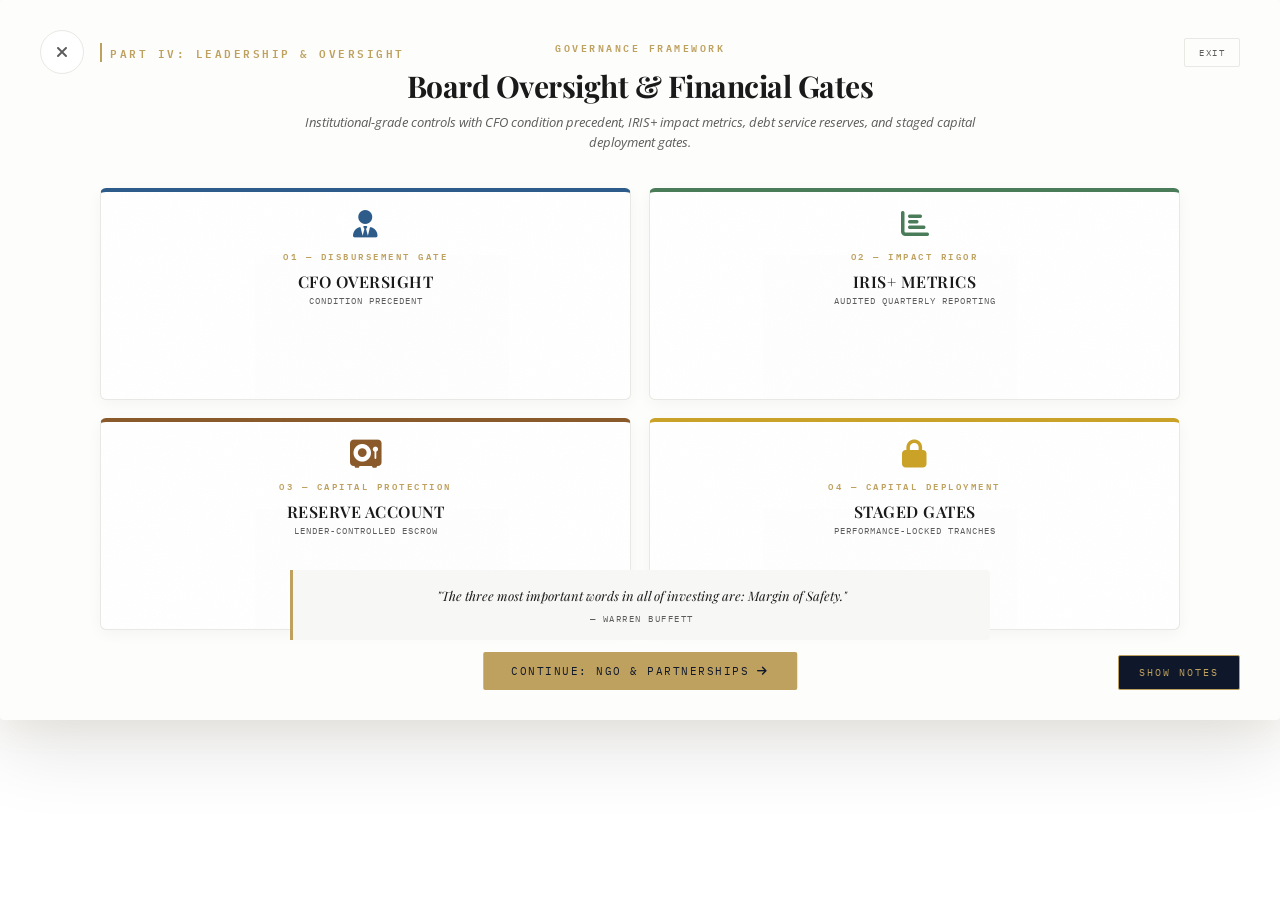
<file: board-oversight.html>
<!DOCTYPE html>
<html lang="en">
<head>
    <meta charset="UTF-8">
    <meta name="viewport" content="width=device-width, initial-scale=1.0">
    <title>Board Oversight & Financial Gates | Heaven on Earth Foundation</title>
    <link rel="preconnect" href="https://fonts.googleapis.com">
    <link rel="preconnect" href="https://fonts.gstatic.com" crossorigin>
    <link href="https://fonts.googleapis.com/css2?family=Playfair+Display:wght@400;600;700&family=IBM+Plex+Mono:wght@400;500;600&family=Open+Sans:wght@300;400;600&display=swap" rel="stylesheet">
    <link rel="stylesheet" href="https://cdnjs.cloudflare.com/ajax/libs/font-awesome/6.5.1/css/all.min.css">
    <style>
        /* ========================================
           PROSPECTUS PREMIUM DESIGN SYSTEM
           ======================================== */
        :root {
            --hoef-bg: #FDFDFB;
            --hoef-cream: #FAF8F3;
            --hoef-dark: #1A1A1A;
            --hoef-navy: #0F172A;
            --hoef-gold: #BFA15F;
            --hoef-gold-subtle: rgba(191, 161, 95, 0.12);
            --hoef-stone: #5C5C5C;
            --hoef-slate: #475569;
            --hoef-ink: #333333;
            --hoef-border: #E8E8E4;
            --hoef-border-light: #E2E8F0;
            --hoef-panel: #FFFFFF;
            --hoef-highlight: #F7F7F5;
            --hoef-accent: #F1F5F9;
            --hoef-success: #4A7C59;
            --hoef-warning: #B8860B;
        }

        * { box-sizing: border-box; margin: 0; padding: 0; }
        
        body {
            margin: 0;
            padding: 0;
            background: white;
            display: flex;
            flex-direction: column;
            align-items: center;
            gap: 0;
            min-height: 100vh;
            font-family: 'Open Sans', sans-serif;
        }

        /* ========================================
           SLIDE CONTAINER - Premium Card
           ======================================== */
        .slide-container {
            width: 1280px;
            height: 720px;
            background: var(--hoef-bg);
            position: relative;
            overflow: hidden;
            display: flex;
            flex-direction: column;
            padding: 35px 60px 30px;
            box-shadow: 
                0 25px 80px rgba(0,0,0,0.12),
                0 10px 30px rgba(191,161,95,0.08);
            border-radius: 4px;
        }

        /* ========================================
           NAVIGATION & CONTROLS
           ======================================== */
        .nav-controls {
            position: absolute;
            top: 30px;
            left: 40px;
            right: 40px;
            display: flex;
            gap: 16px;
            align-items: center;
            justify-content: space-between;
            z-index: 1000;
        }

        .nav-left {
            display: flex;
            gap: 16px;
            align-items: center;
        }

        .nav-right {
            display: flex;
            gap: 12px;
            align-items: center;
        }

        .exit-btn {
            font-family: 'IBM Plex Mono', monospace;
            font-size: 9px;
            color: var(--hoef-stone);
            text-transform: uppercase;
            letter-spacing: 1.5px;
            padding: 8px 14px;
            border: 1px solid var(--hoef-border);
            border-radius: 2px;
            background: transparent;
            cursor: pointer;
            transition: all 0.3s ease;
            text-decoration: none;
        }

        .exit-btn:hover {
            color: var(--hoef-gold);
            border-color: var(--hoef-gold);
            background: rgba(191, 161, 95, 0.05);
        }

        /* ========================================
           QUOTE STYLING - Prospectus Style
           ======================================== */
        .slide-quote {
            position: absolute;
            bottom: 80px;
            left: 50%;
            transform: translateX(-50%);
            width: 80%;
            max-width: 700px;
            text-align: center;
            padding: 16px 24px;
            background: var(--hoef-highlight);
            border-left: 3px solid var(--hoef-gold);
            border-radius: 0 4px 4px 0;
            z-index: 100;
        }

        .slide-quote-text {
            font-family: 'Playfair Display', serif;
            font-size: 13px;
            font-style: italic;
            color: var(--hoef-dark);
            line-height: 1.5;
            margin-bottom: 8px;
        }

        .slide-quote-author {
            font-family: 'IBM Plex Mono', monospace;
            font-size: 9px;
            color: var(--hoef-stone);
            text-transform: uppercase;
            letter-spacing: 1.5px;
        }

        .btn-icon {
            width: 44px;
            height: 44px;
            border: 1px solid var(--hoef-border);
            border-radius: 50%;
            display: flex;
            align-items: center;
            justify-content: center;
            color: var(--hoef-stone);
            text-decoration: none;
            font-size: 16px;
            transition: all 0.3s ease;
            cursor: pointer;
            background: var(--hoef-panel);
        }

        .btn-icon:hover {
            color: var(--hoef-gold);
            border-color: var(--hoef-gold);
            transform: translateY(-2px);
            box-shadow: 0 4px 12px rgba(191,161,95,0.15);
        }

        .nav-label {
            font-family: 'IBM Plex Mono', monospace;
            font-size: 11px;
            color: var(--hoef-gold);
            letter-spacing: 2.5px;
            text-transform: uppercase;
            font-weight: 600;
            padding-left: 8px;
            border-left: 2px solid var(--hoef-gold);
        }

        .presenter-toggle {
            position: absolute;
            bottom: 30px;
            right: 40px;
            background: var(--hoef-navy);
            color: var(--hoef-gold);
            border: 1px solid var(--hoef-gold);
            padding: 10px 20px;
            font-family: 'IBM Plex Mono', monospace;
            font-size: 10px;
            letter-spacing: 2px;
            text-transform: uppercase;
            cursor: pointer;
            z-index: 1000;
            transition: all 0.3s ease;
            border-radius: 2px;
        }

        .presenter-toggle:hover {
            background: var(--hoef-gold);
            color: var(--hoef-navy);
        }

        .continue-btn {
            position: absolute;
            bottom: 30px;
            left: 50%;
            transform: translateX(-50%);
            background: var(--hoef-gold);
            color: var(--hoef-navy);
            border: none;
            padding: 12px 28px;
            font-family: 'IBM Plex Mono', monospace;
            font-size: 11px;
            letter-spacing: 1.5px;
            text-transform: uppercase;
            cursor: pointer;
            z-index: 1000;
            transition: all 0.3s ease;
            border-radius: 2px;
            text-decoration: none;
            display: inline-flex;
            align-items: center;
            gap: 8px;
        }

        .continue-btn:hover {
            background: var(--hoef-dark);
            color: var(--hoef-gold);
            transform: translateX(-50%) translateY(-2px);
            box-shadow: 0 8px 20px rgba(191,161,95,0.25);
        }

        /* ========================================
           TYPOGRAPHY - Prospectus Premium
           ======================================== */
        .mono { 
            font-family: 'IBM Plex Mono', monospace; 
            font-size: 10px; 
            color: var(--hoef-gold); 
            letter-spacing: 2.5px; 
            text-transform: uppercase; 
            font-weight: 600;
        }
        
        h1 { 
            font-family: 'Playfair Display', serif; 
            font-size: 30px; 
            font-weight: 700;
            margin: 0; 
            color: var(--hoef-dark);
            letter-spacing: -0.5px;
        }
        
        h2 { 
            font-family: 'Playfair Display', serif; 
            font-size: 20px; 
            font-weight: 600;
            margin-bottom: 10px; 
            color: var(--hoef-dark);
        }
        
        h3 {
            font-family: 'Playfair Display', serif;
            font-size: 16px;
            font-weight: 600;
            color: var(--hoef-dark);
        }
        
        p, li { 
            font-family: 'Open Sans', sans-serif; 
            font-size: 12px; 
            color: var(--hoef-slate); 
            line-height: 1.55;
        }
        
        header { 
            text-align: center; 
            margin-bottom: 18px; 
            padding-bottom: 10px;
        }

        header .mono {
            margin-bottom: 10px;
            display: inline-block;
        }

        .intro-text {
            max-width: 700px; 
            margin: 6px auto 0;
            font-style: italic;
            color: var(--hoef-stone);
            font-size: 13px;
        }

        /* ========================================
           OVERSIGHT GRID LAYOUT - 2x2
           ======================================== */
        .oversight-grid {
            flex: 1;
            display: grid;
            grid-template-columns: 1fr 1fr;
            grid-template-rows: 1fr 1fr;
            gap: 18px;
            padding: 8px 40px 60px;
            position: relative;
        }

        /* ========================================
           OVERSIGHT CARDS
           ======================================== */
        .oversight-card {
            background:
                linear-gradient(135deg, rgba(255,255,255,0.9) 0%, rgba(250,250,248,0.95) 100%),
                var(--hoef-panel);
            background-blend-mode: overlay;
            border: 1px solid var(--hoef-border);
            border-radius: 6px;
            cursor: pointer;
            transition: all 0.4s cubic-bezier(0.4, 0, 0.2, 1);
            position: relative;
            z-index: 10;
            box-shadow: 0 4px 15px rgba(0,0,0,0.04);
            display: flex;
            flex-direction: column;
            overflow: hidden;
        }

        .oversight-card:hover {
            border-color: var(--hoef-gold);
            box-shadow: 0 12px 35px rgba(191,161,95,0.15);
            transform: translateY(-3px);
        }

        /* Subtle grain texture overlay */
        .oversight-card::before {
            content: '';
            position: absolute;
            top: 0;
            left: 0;
            right: 0;
            bottom: 0;
            background-image: url("data:image/svg+xml,%3Csvg viewBox='0 0 256 256' xmlns='http://www.w3.org/2000/svg'%3E%3Cfilter id='noiseFilter'%3E%3CfeTurbulence type='fractalNoise' baseFrequency='0.65' numOctaves='3' stitchTiles='stitch'/%3E%3C/filter%3E%3Crect width='100%25' height='100%25' filter='url(%23noiseFilter)'/%3E%3C/svg%3E");
            opacity: 0.03;
            pointer-events: none;
            border-radius: 6px;
            z-index: 1;
        }

        .oversight-card > * {
            position: relative;
            z-index: 2;
        }

        /* Border Accents */
        .cfo-box { border-top: 4px solid #2E5C8A; }
        .metrics-box { border-top: 4px solid #4A7C59; }
        .reserve-box { border-top: 4px solid #8B5A2B; }
        .gates-box { border-top: 4px solid #C9A227; }

        .card-header {
            padding: 18px;
            display: flex;
            flex-direction: column;
            align-items: center;
            text-align: center;
            flex-shrink: 0;
        }

        .entity-icon {
            font-size: 28px;
            margin-bottom: 10px;
            display: block;
        }

        .cfo-box .entity-icon { color: #2E5C8A; }
        .metrics-box .entity-icon { color: #4A7C59; }
        .reserve-box .entity-icon { color: #8B5A2B; }
        .gates-box .entity-icon { color: #C9A227; }

        .card-header h3 { 
            font-size: 16px; 
            margin: 4px 0 3px;
            letter-spacing: 0.5px;
        }

        .card-header .mono {
            font-size: 9px;
            margin-bottom: 3px;
        }

        .card-subtitle {
            font-family: 'IBM Plex Mono', monospace;
            font-size: 9px;
            color: var(--hoef-stone);
            letter-spacing: 1px;
            text-transform: uppercase;
        }

        .card-body {
            max-height: 0;
            overflow: hidden;
            opacity: 0;
            transition: all 0.4s ease;
            background: var(--hoef-highlight);
            padding: 0 18px;
            text-align: left;
            border-top: 1px solid transparent;
            flex: 1;
        }

        .card-body ul {
            padding-left: 16px;
            margin: 8px 0;
        }

        .card-body li {
            margin-bottom: 5px;
            position: relative;
        }

        .card-body li::marker {
            color: var(--hoef-gold);
        }

        .card-body strong {
            color: var(--hoef-dark);
        }

        /* EXPANSION STATE */
        .oversight-card.expanded {
            position: fixed;
            top: 50%;
            left: 50%;
            transform: translate(-50%, -50%);
            width: 680px;
            max-height: 80vh;
            z-index: 1000;
            border-color: var(--hoef-gold);
            box-shadow: 0 25px 60px rgba(0,0,0,0.2);
        }

        .oversight-card.expanded .card-body {
            max-height: 60vh;
            opacity: 1;
            padding: 18px;
            overflow-y: auto;
            border-top-color: var(--hoef-border);
        }

        .overlay {
            display: none;
            position: fixed;
            top: 0;
            left: 0;
            width: 100%;
            height: 100%;
            background: rgba(0,0,0,0.4);
            z-index: 999;
        }

        .overlay.active {
            display: block;
        }

        /* ========================================
           KPI ROWS
           ======================================== */
        .kpi-row {
            display: flex;
            gap: 16px;
            margin: 12px 0;
            padding: 12px;
            background: var(--hoef-bg);
            border-radius: 4px;
            border: 1px solid var(--hoef-border);
        }

        .kpi-item {
            text-align: center;
            flex: 1;
        }

        .kpi-val {
            font-family: 'Playfair Display', serif;
            font-size: 24px;
            font-weight: 700;
            color: var(--hoef-dark);
            line-height: 1;
        }

        .kpi-lab {
            font-family: 'IBM Plex Mono', monospace;
            font-size: 8px;
            color: var(--hoef-stone);
            text-transform: uppercase;
            letter-spacing: 1px;
            margin-top: 4px;
        }

        /* ========================================
           MATRIX TABLE
           ======================================== */
        .matrix-table {
            width: 100%;
            border-collapse: collapse;
            font-size: 11px;
            margin: 10px 0;
        }

        .matrix-table th {
            background: var(--hoef-dark);
            color: var(--hoef-gold);
            padding: 8px 10px;
            text-align: left;
            font-weight: 500;
            font-family: 'IBM Plex Mono', monospace;
            font-size: 9px;
            letter-spacing: 1px;
            text-transform: uppercase;
        }

        .matrix-table td {
            padding: 8px 10px;
            border-bottom: 1px solid var(--hoef-border);
        }

        .matrix-table tr:nth-child(even) {
            background: var(--hoef-highlight);
        }

        /* ========================================
           PRESENTER NOTES
           ======================================== */
        .presenter-note {
            margin-top: 14px;
            padding: 12px;
            background: var(--hoef-panel);
            border-left: 3px solid var(--hoef-gold);
            display: none;
            font-style: italic;
            font-size: 11px;
            color: var(--hoef-slate);
            line-height: 1.5;
            box-shadow: 0 2px 8px rgba(0,0,0,0.04);
            border-radius: 0 4px 4px 0;
        }

        .presenter-note strong {
            color: var(--hoef-dark);
            font-style: normal;
        }
        
        .show-notes .presenter-note { display: block; }

        /* ========================================
           PRINT STYLES
           ======================================== */
        @media print {
            body {
                background: white !important;
                padding: 0 !important;
            }
            
            .slide-container {
                box-shadow: none !important;
                border: 1px solid #ddd !important;
                page-break-after: always;
            }
            
            .presenter-note {
                display: block !important;
                border: 1px solid var(--hoef-border) !important;
                background: #fafafa !important;
            }
            
            .presenter-toggle,
            .continue-btn,
            .nav-controls {
                display: none !important;
            }
            
            .oversight-card {
                break-inside: avoid;
                border: 1px solid #ddd !important;
            }
            
            .card-body {
                max-height: none !important;
                opacity: 1 !important;
                overflow: visible !important;
            }
            
            .oversight-grid {
                display: grid !important;
                grid-template-columns: 1fr 1fr !important;
            }
        }

        /* ========================================
           RESPONSIVE ADJUSTMENTS
           ======================================== */
        @media (max-width: 900px) {
            .slide-container {
                width: 100%;
                height: auto;
                min-height: 100vh;
                padding: 30px;
            }
            
            .oversight-grid {
                grid-template-columns: 1fr;
                grid-template-rows: auto;
                padding: 10px 20px 80px;
            }
            
            .oversight-card.expanded {
                width: 90%;
                max-width: 500px;
            }
            
            .continue-btn {
                bottom: 20px;
            }
        }
    </style>
</head>
<body>

<div class="overlay" id="overlay" onclick="collapseAll()"></div>

<!-- SLIDE: Board Oversight & Financial Gates -->
<div class="slide-container" id="oversight-slide">
    <div class="nav-controls">
        <div class="nav-left">
            <a href="index.html" class="btn-icon" title="Close"><i class="fa-solid fa-xmark"></i></a>
            <div class="nav-label">Part IV: Leadership & Oversight</div>
        </div>
        <div class="nav-right">
            <a href="index.html" class="exit-btn" onclick="sessionStorage.clear();">Exit</a>
        </div>
    </div>

    <header>
        <div class="mono">Governance Framework</div>
        <h1>Board Oversight & Financial Gates</h1>
        <p class="intro-text">Institutional-grade controls with CFO condition precedent, IRIS+ impact metrics, debt service reserves, and staged capital deployment gates.</p>
    </header>

    <div class="oversight-grid">
        
        <!-- 01: CFO OVERSIGHT -->
        <div class="oversight-card cfo-box" onclick="toggleEntity(this)">
            <div class="card-header">
                <i class="fa-solid fa-user-tie entity-icon"></i>
                <div class="mono">01 — Disbursement Gate</div>
                <h3>CFO OVERSIGHT</h3>
                <div class="card-subtitle">Condition Precedent</div>
            </div>
            <div class="card-body">
                <p><strong>Capital Release Condition:</strong> No capital releases until CFO is appointed and board-confirmed. This ensures qualified financial oversight from day one.</p>

                <div class="kpi-row">
                    <div class="kpi-item">
                        <div class="kpi-val">15+</div>
                        <div class="kpi-lab">Years Exp. Req.</div>
                    </div>
                    <div class="kpi-item">
                        <div class="kpi-val">1.25x</div>
                        <div class="kpi-lab">Min. DSCR</div>
                    </div>
                    <div class="kpi-item">
                        <div class="kpi-val">6Mo.</div>
                        <div class="kpi-lab">Op. Reserve</div>
                    </div>
                </div>

                <p style="margin-top: 10px;"><strong>CFO Authority:</strong></p>
                <ul>
                    <li><strong>Joint Signing:</strong> CFO maintains joint signing authority on reserve accounts with lender representatives</li>
                    <li><strong>Monthly Reporting:</strong> Standardized financial reports to Board and lenders within 15 days of month-end</li>
                    <li><strong>Covenant Monitoring:</strong> Real-time DSCR tracking with automated alerts at 1.3x threshold</li>
                </ul>

                <p style="margin-top: 10px;"><strong>Succession Protocol (3-Stage):</strong></p>
                <ul>
                    <li><strong>Stage 1 (Years 1-3):</strong> Founder-led with CFO oversight and board veto authority</li>
                    <li><strong>Stage 2 (Years 4-7):</strong> CEO transition to external hire; founders remain on board</li>
                    <li><strong>Stage 3 (Year 8+):</strong> Founders move to "Cultural Guardian" ceremonial roles; zero operational authority</li>
                </ul>

                <div class="presenter-note">
                    <strong>Presenter Note:</strong> The CFO requirement is a standard institutional safeguard. Joint signing authority means the CFO AND a lender representative must both approve reserve account withdrawals. This prevents founders from accessing capital without oversight. The 3-stage succession plan eliminates "founder risk" that collapses personality-dependent organizations.
                </div>
            </div>
        </div>

        <!-- 02: IRIS+ METRICS -->
        <div class="oversight-card metrics-box" onclick="toggleEntity(this)">
            <div class="card-header">
                <i class="fa-solid fa-chart-bar entity-icon"></i>
                <div class="mono">02 — Impact Rigor</div>
                <h3>IRIS+ METRICS</h3>
                <div class="card-subtitle">Audited Quarterly Reporting</div>
            </div>
            <div class="card-body">
                <p><strong>GIIN Standards Compliance:</strong> Audited quarterly reporting utilizing GIIN's hard data standards for institutional impact transparency and comparability.</p>

                <table class="matrix-table">
                    <thead>
                        <tr>
                            <th>Metric</th>
                            <th>Standard</th>
                            <th>Target</th>
                        </tr>
                    </thead>
                    <tbody>
                        <tr>
                            <td><strong>Jobs Supported</strong></td>
                            <td>IRIS PI4060</td>
                            <td>45+ FTE Year 3</td>
                        </tr>
                        <tr>
                            <td><strong>Client Individuals</strong></td>
                            <td>IRIS PI1713</td>
                            <td>1,200+/year</td>
                        </tr>
                        <tr>
                            <td><strong>Satisfaction Score</strong></td>
                            <td>NPS Methodology</td>
                            <td>70+ Net Promoter</td>
                        </tr>
                        <tr>
                            <td><strong>Community Investment</strong></td>
                            <td>Total Spend</td>
                            <td>$400K+ annually</td>
                        </tr>
                        <tr>
                            <td><strong>Sliding Scale Access</strong></td>
                            <td>% at reduced rate</td>
                            <td>35% of participants</td>
                        </tr>
                        <tr>
                            <td><strong>Women in Leadership</strong></td>
                            <td>% of mgmt roles</td>
                            <td>50%+ by Year 3</td>
                        </tr>
                    </tbody>
                </table>

                <p style="margin-top: 10px;"><strong>Reporting Cadence:</strong> Quarterly IRIS+ reports published within 45 days of quarter-end. Annual third-party audit validates metrics. All data available to lenders via secure dashboard.</p>

                <div class="presenter-note">
                    <strong>Presenter Note:</strong> IRIS+ is the Global Impact Investing Network's standardized metrics—this is what institutional impact investors expect. The 70+ NPS target compares to 30-40 for typical hospitality. 35% sliding scale access demonstrates mission alignment, not just profit extraction.
                </div>
            </div>
        </div>

        <!-- 03: DEBT SERVICE RESERVE -->
        <div class="oversight-card reserve-box" onclick="toggleEntity(this)">
            <div class="card-header">
                <i class="fa-solid fa-vault entity-icon"></i>
                <div class="mono">03 — Capital Protection</div>
                <h3>RESERVE ACCOUNT</h3>
                <div class="card-subtitle">Lender-Controlled Escrow</div>
            </div>
            <div class="card-body">
                <p><strong>Reserve Structure:</strong> $1.2M (6 months debt service) held in lender-controlled escrow from day one. This ensures debt service continuity even during operational ramp-up.</p>

                <div class="kpi-row">
                    <div class="kpi-item">
                        <div class="kpi-val">$1.2M</div>
                        <div class="kpi-lab">In Escrow</div>
                    </div>
                    <div class="kpi-item">
                        <div class="kpi-val">6Mo</div>
                        <div class="kpi-lab">Coverage</div>
                    </div>
                    <div class="kpi-item">
                        <div class="kpi-val">Dual</div>
                        <div class="kpi-lab">Signatory</div>
                    </div>
                </div>

                <p style="margin-top: 10px;"><strong>Escrow Governance:</strong></p>
                <ul>
                    <li><strong>Release Triggers:</strong> Debt service payments auto-release; operational draws require CFO + Board Chair approval</li>
                    <li><strong>Replenishment:</strong> Reserve must be maintained at 6-month coverage; quarterly true-up from operating cash flow</li>
                    <li><strong>Lender Visibility:</strong> Real-time account access via banking portal; monthly reconciliation reports</li>
                    <li><strong>Failure Protocol:</strong> If reserve drops below 3 months, automatic covenant review triggered</li>
                </ul>

                <p style="margin-top: 10px;"><strong>Annual Escrow Audit:</strong> Independent verification that reserve balance matches recorded liabilities; lender receives certified audit letter.</p>

                <div class="presenter-note">
                    <strong>Presenter Note:</strong> The $1.2M reserve is lender protection—it's not for operations, it's for debt service if revenue falls short. Dual signatory means both Foundation CFO AND lender representative must approve any release. This is standard practice in institutional debt; unusual in nonprofit lending.
                </div>
            </div>
        </div>

        <!-- 04: STAGED GATES -->
        <div class="oversight-card gates-box" onclick="toggleEntity(this)">
            <div class="card-header">
                <i class="fa-solid fa-lock entity-icon"></i>
                <div class="mono">04 — Capital Deployment</div>
                <h3>STAGED GATES</h3>
                <div class="card-subtitle">Performance-Locked Tranches</div>
            </div>
            <div class="card-body">
                <p><strong>Tranche Release Model:</strong> Capital deployed in stages tied to verified milestones. Each gate requires demonstrated performance before next tranche releases.</p>

                <table class="matrix-table">
                    <thead>
                        <tr>
                            <th>Gate</th>
                            <th>Amount</th>
                            <th>Trigger</th>
                            <th>Timeline</th>
                        </tr>
                    </thead>
                    <tbody>
                        <tr>
                            <td><strong>Gate 1</strong></td>
                            <td>$1.5M</td>
                            <td>Agreement signed</td>
                            <td>Month 1</td>
                        </tr>
                        <tr>
                            <td><strong>Gate 2</strong></td>
                            <td>$3.5M</td>
                            <td>6-mo DSCR >1.2x</td>
                            <td>Month 6+</td>
                        </tr>
                        <tr>
                            <td><strong>Gate 3</strong></td>
                            <td>$2-4M</td>
                            <td>12-mo DSCR >1.4x</td>
                            <td>Year 2</td>
                        </tr>
                    </tbody>
                </table>

                <p style="margin-top: 10px;"><strong>Gate Review Process:</strong></p>
                <ul>
                    <li><strong>Quarterly Board Review:</strong> Financial performance assessed against gate criteria</li>
                    <li><strong>Lender Notification:</strong> 30-day advance notice of gate trigger or failure</li>
                    <li><strong>Gate Failure Protocol:</strong> If metrics not met, capital held until performance improves; no penalty, no default</li>
                    <li><strong>Acceleration Option:</strong> Lender may elect to accelerate next tranche early if performance exceeds targets</li>
                </ul>

                <div class="presenter-note">
                    <strong>Presenter Note:</strong> This is NOT "draw down as needed." Capital is LOCKED until gates open. Gate 2 requires 1.2x DSCR with 6 months of data—real performance, not projections. This protects lender capital by ensuring proof-of-concept before major deployment. If BC Flagship underperforms, remaining capital never leaves escrow.
                </div>
            </div>
        </div>

    </div>

    <!-- Quote -->
    <div class="slide-quote">
        <div class="slide-quote-text">"The three most important words in all of investing are: Margin of Safety."</div>
        <div class="slide-quote-author">— Warren Buffett</div>
    </div>

    <button class="presenter-toggle" onclick="toggleNotes()">Show Notes</button>
    
    <button class="continue-btn" onclick="nextSlide()">
        Continue: NGO & Partnerships <i class="fa-solid fa-arrow-right"></i>
    </button>
</div>

<script>
    // Entity Card Expansion - Solo Focus Mode
    function toggleEntity(element) {
        const overlay = document.getElementById('overlay');
        const cards = document.querySelectorAll('.oversight-card');
        
        // If already expanded, collapse it
        if (element.classList.contains('expanded')) {
            element.classList.remove('expanded');
            overlay.classList.remove('active');
            return;
        }

        // Collapse all cards
        cards.forEach(card => card.classList.remove('expanded'));
        
        // Show overlay
        overlay.classList.add('active');

        // Expand the clicked card
        element.classList.add('expanded');
    }

    function collapseAll() {
        const overlay = document.getElementById('overlay');
        document.querySelectorAll('.oversight-card.expanded').forEach(card => {
            card.classList.remove('expanded');
        });
        overlay.classList.remove('active');
    }

    // Presenter Notes Toggle
    function toggleNotes() {
        document.body.classList.toggle('show-notes');
        
        // Update button text
        const btn = document.querySelector('.presenter-toggle');
        if (btn) {
            const isShowing = document.body.classList.contains('show-notes');
            btn.textContent = isShowing ? 'Hide Notes' : 'Show Notes';
        }
    }

    // Escape key to collapse all
    document.addEventListener('keydown', function(e) {
        if (e.key === 'Escape') {
            collapseAll();
        }
    });

    // Presentation Navigation
    const presentationSequence = [
        { name: 'Ecosystem', type: 'page', url: 'ecosystem-dashboard.html' },
        { name: 'Flagship', type: 'page', url: 'flagship-dashboard.html' },
        { name: 'Crown-Down', type: 'page', url: 'crowndown-presentation.html' },
        { name: 'Board Oversight', type: 'page', url: 'board-oversight.html' },
        { name: 'NGO Partnerships', type: 'page', url: 'ngo-partnerships.html' },
        { name: 'Closing', type: 'section', id: 'step-8' }
    ];

    function nextSlide() {
        const currentIdx = parseInt(sessionStorage.getItem('currentSlide') || '0');
        const nextIdx = currentIdx + 1;
        
        if (nextIdx < presentationSequence.length) {
            sessionStorage.setItem('currentSlide', nextIdx.toString());
            const next = presentationSequence[nextIdx];
            
            if (next.type === 'page') {
                window.location.href = next.url;
            } else if (next.type === 'section') {
                window.location.href = 'index.html#' + next.id;
            }
        }
    }
</script>

</body>
</html>
</file>
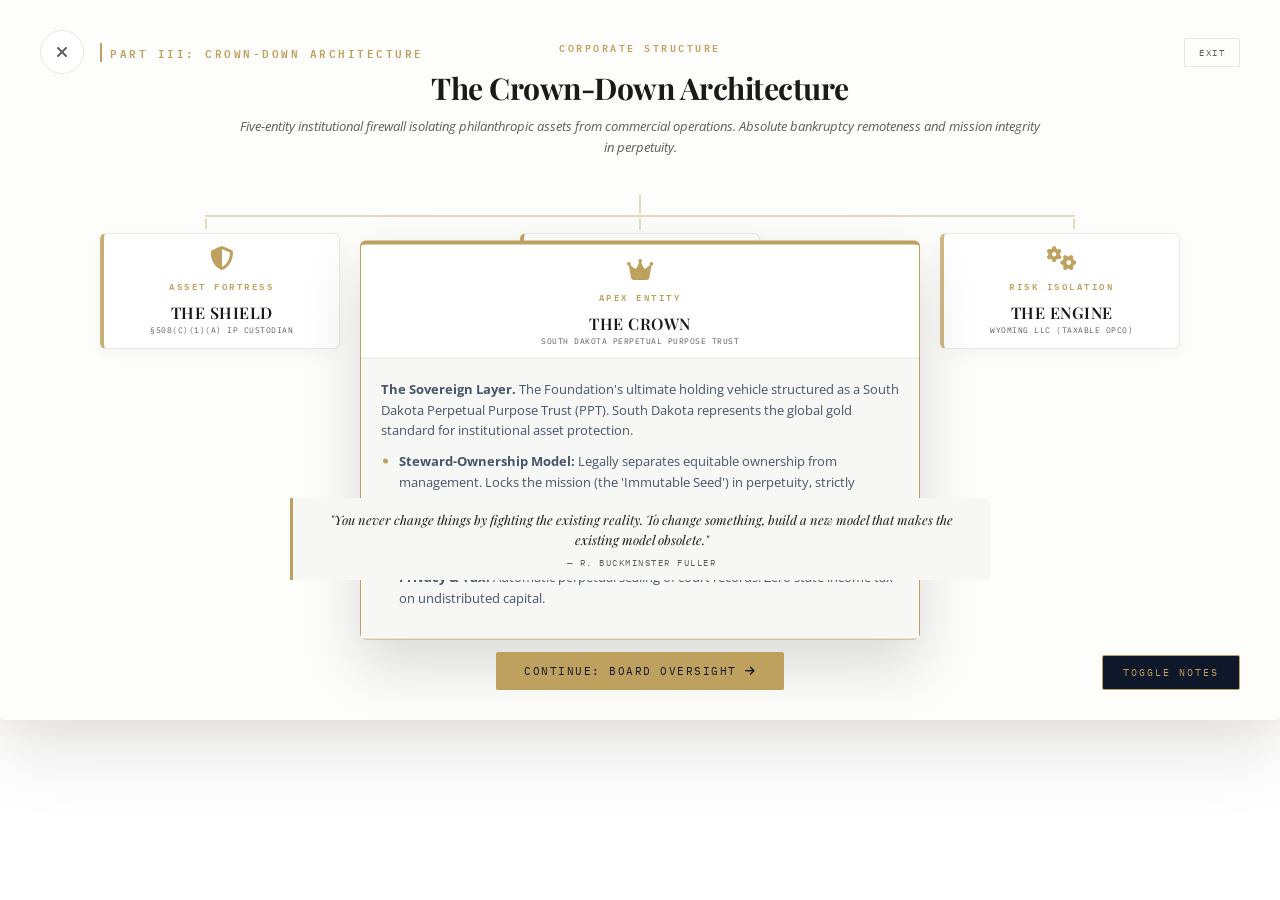
<file: crowndown-presentation.html>
<!DOCTYPE html>
<html lang="en">
<head>
    <meta charset="UTF-8">
    <meta name="viewport" content="width=device-width, initial-scale=1.0">
    <title>The Crown-Down Architecture | Heaven on Earth Foundation</title>
    <link rel="preconnect" href="https://fonts.googleapis.com">
    <link rel="preconnect" href="https://fonts.gstatic.com" crossorigin>
    <link href="https://fonts.googleapis.com/css2?family=Playfair+Display:wght@400;600;700&family=IBM+Plex+Mono:wght@400;500;600&family=Open+Sans:wght@300;400;600&display=swap" rel="stylesheet">
    <link rel="stylesheet" href="https://cdnjs.cloudflare.com/ajax/libs/font-awesome/6.5.1/css/all.min.css">
    <style>
        /* ========================================
           PROSPECTUS PREMIUM DESIGN SYSTEM
           ======================================== */
        :root {
            --hoef-bg: #FDFDFB;
            --hoef-cream: #FAF8F3;
            --hoef-dark: #1A1A1A;
            --hoef-navy: #0F172A;
            --hoef-gold: #BFA15F;
            --hoef-gold-subtle: rgba(191, 161, 95, 0.12);
            --hoef-stone: #5C5C5C;
            --hoef-slate: #475569;
            --hoef-ink: #333333;
            --hoef-border: #E8E8E4;
            --hoef-border-light: #E2E8F0;
            --hoef-panel: #FFFFFF;
            --hoef-highlight: #F7F7F5;
            --hoef-accent: #F1F5F9;
        }

        * { box-sizing: border-box; margin: 0; padding: 0; }
        
        body {
            margin: 0;
            padding: 0;
            background: white;
            display: flex;
            flex-direction: column;
            align-items: center;
            gap: 0;
            min-height: 100vh;
            font-family: 'Open Sans', sans-serif;
        }

        /* ========================================
           SLIDE CONTAINER - Premium Card
           ======================================== */
        .slide-container {
            width: 1280px;
            height: 720px;
            background: var(--hoef-bg);
            position: relative;
            overflow: hidden;
            display: flex;
            flex-direction: column;
            padding: 35px 60px 30px;
            box-shadow: 
                0 25px 80px rgba(0,0,0,0.12),
                0 10px 30px rgba(191,161,95,0.08);
            border-radius: 4px;
        }

        /* ========================================
           NAVIGATION & CONTROLS
           ======================================== */
        .nav-controls {
            position: absolute;
            top: 30px;
            left: 40px;
            right: 40px;
            display: flex;
            gap: 16px;
            align-items: center;
            justify-content: space-between;
            z-index: 1000;
        }

        .nav-left {
            display: flex;
            gap: 16px;
            align-items: center;
        }

        .nav-right {
            display: flex;
            gap: 12px;
            align-items: center;
        }

        .exit-btn {
            font-family: 'IBM Plex Mono', monospace;
            font-size: 9px;
            color: var(--hoef-stone);
            text-transform: uppercase;
            letter-spacing: 1.5px;
            padding: 8px 14px;
            border: 1px solid var(--hoef-border);
            border-radius: 2px;
            background: transparent;
            cursor: pointer;
            transition: all 0.3s ease;
            text-decoration: none;
        }

        .exit-btn:hover {
            color: var(--hoef-gold);
            border-color: var(--hoef-gold);
            background: rgba(191, 161, 95, 0.05);
        }

        /* ========================================
           QUOTE STYLING - Prospectus Style
           ======================================== */
        .slide-quote {
            position: absolute;
            bottom: 140px;
            left: 50%;
            transform: translateX(-50%);
            width: 80%;
            max-width: 700px;
            text-align: center;
            padding: 12px 20px;
            background: var(--hoef-highlight);
            border-left: 3px solid var(--hoef-gold);
            border-radius: 0 4px 4px 0;
            z-index: 100;
        }

        .slide-quote-text {
            font-family: 'Playfair Display', serif;
            font-size: 13px;
            font-style: italic;
            color: var(--hoef-dark);
            line-height: 1.5;
            margin-bottom: 8px;
        }

        .slide-quote-author {
            font-family: 'IBM Plex Mono', monospace;
            font-size: 9px;
            color: var(--hoef-stone);
            text-transform: uppercase;
            letter-spacing: 1.5px;
        }

        .btn-icon {
            width: 44px;
            height: 44px;
            border: 1px solid var(--hoef-border);
            border-radius: 50%;
            display: flex;
            align-items: center;
            justify-content: center;
            color: var(--hoef-stone);
            text-decoration: none;
            font-size: 16px;
            transition: all 0.3s ease;
            cursor: pointer;
            background: var(--hoef-panel);
        }

        .btn-icon:hover {
            color: var(--hoef-gold);
            border-color: var(--hoef-gold);
            transform: translateY(-2px);
            box-shadow: 0 4px 12px rgba(191,161,95,0.15);
        }

        .nav-label {
            font-family: 'IBM Plex Mono', monospace;
            font-size: 11px;
            color: var(--hoef-gold);
            letter-spacing: 2.5px;
            text-transform: uppercase;
            font-weight: 600;
            padding-left: 8px;
            border-left: 2px solid var(--hoef-gold);
        }

        .presenter-toggle {
            position: absolute;
            bottom: 30px;
            right: 40px;
            background: var(--hoef-navy);
            color: var(--hoef-gold);
            border: 1px solid var(--hoef-gold);
            padding: 10px 20px;
            font-family: 'IBM Plex Mono', monospace;
            font-size: 10px;
            letter-spacing: 2px;
            text-transform: uppercase;
            cursor: pointer;
            z-index: 1000;
            transition: all 0.3s ease;
            border-radius: 2px;
        }

        .presenter-toggle:hover {
            background: var(--hoef-gold);
            color: var(--hoef-navy);
        }

        .continue-btn {
            position: absolute;
            bottom: 30px;
            left: 50%;
            transform: translateX(-50%);
            background: var(--hoef-gold);
            color: var(--hoef-navy);
            border: none;
            padding: 12px 28px;
            font-family: 'IBM Plex Mono', monospace;
            font-size: 11px;
            letter-spacing: 1.5px;
            text-transform: uppercase;
            cursor: pointer;
            z-index: 1000;
            transition: all 0.3s ease;
            border-radius: 2px;
            text-decoration: none;
            display: inline-flex;
            align-items: center;
            gap: 8px;
        }

        .continue-btn:hover {
            background: var(--hoef-dark);
            color: var(--hoef-gold);
            transform: translateX(-50%) translateY(-2px);
            box-shadow: 0 8px 20px rgba(191,161,95,0.25);
        }

        /* ========================================
           TYPOGRAPHY - Prospectus Premium
           ======================================== */
        .mono { 
            font-family: 'IBM Plex Mono', monospace; 
            font-size: 10px; 
            color: var(--hoef-gold); 
            letter-spacing: 2.5px; 
            text-transform: uppercase; 
            font-weight: 600;
        }
        
        h1 { 
            font-family: 'Playfair Display', serif; 
            font-size: 30px; 
            font-weight: 700;
            margin: 0; 
            color: var(--hoef-dark);
            letter-spacing: -0.5px;
        }
        
        h2 { 
            font-family: 'Playfair Display', serif; 
            font-size: 22px; 
            font-weight: 600;
            margin-bottom: 12px; 
            color: var(--hoef-dark);
        }
        
        h3 {
            font-family: 'Playfair Display', serif;
            font-size: 16px;
            font-weight: 600;
            color: var(--hoef-dark);
        }
        
        p, li { 
            font-family: 'Open Sans', sans-serif; 
            font-size: 13px; 
            color: var(--hoef-slate); 
            line-height: 1.6;
        }
        
        header { 
            text-align: center; 
            margin-bottom: 20px; 
            padding-bottom: 12px;
        }

        header .mono {
            margin-bottom: 12px;
            display: inline-block;
        }

        .intro-text {
            max-width: 800px; 
            margin: 8px auto 0;
            font-style: italic;
            color: var(--hoef-stone);
            font-size: 13px;
        }

        /* ========================================
           FLOW MAP LAYOUT - Crown-Down Visual
           ======================================== */
        .flow-map {
            flex: 1;
            display: flex;
            flex-direction: column;
            align-items: center;
            position: relative;
            gap: 2px;
            justify-content: flex-start;
            padding-top: 5px;
        }

        .connector-v { 
            width: 2px; 
            height: 18px; 
            background: var(--hoef-gold);
            opacity: 0.4;
        }
        
        .connector-h-wrap { 
            width: 75%; 
            height: 2px; 
            background: var(--hoef-gold);
            opacity: 0.4;
        }
        
        .connector-legs { 
            display: flex; 
            justify-content: space-between; 
            width: 75%; 
            height: 10px;
            position: relative;
        }
        
        .leg { 
            width: 2px; 
            height: 10px; 
            background: var(--hoef-gold);
            opacity: 0.4;
        }

        /* ========================================
           ENTITY CARDS - Premium Styling
           ======================================== */
        .entity-card {
            width: 240px;
            background: var(--hoef-panel);
            border: 1px solid var(--hoef-border);
            border-radius: 6px;
            cursor: pointer;
            transition: all 0.4s cubic-bezier(0.4, 0, 0.2, 1);
            position: relative;
            z-index: 10;
            box-shadow: 0 4px 15px rgba(0,0,0,0.04);
        }

        .entity-card:hover { 
            border-color: var(--hoef-gold);
            box-shadow: 0 12px 35px rgba(191,161,95,0.12);
            transform: translateY(-3px);
        }

        /* Border Accents by Entity Type */
        .crown-box { border-top: 4px solid var(--hoef-gold); }
        .shield-box { border-left: 4px solid rgba(191,161,95,0.85); }
        .compass-box { border-left: 4px solid rgba(191,161,95,0.95); }
        .engine-box { border-left: 4px solid rgba(191,161,95,0.75); }
        .anchor-box { border-top: 4px solid var(--hoef-gold); }

        .card-header {
            padding: 12px 15px;
            display: flex;
            flex-direction: column;
            align-items: center;
            text-align: center;
        }

        .entity-icon {
            font-size: 24px;
            color: var(--hoef-gold);
            margin-bottom: 8px;
            display: block;
        }

        .card-header h3 { 
            font-size: 16px; 
            margin: 4px 0 2px;
            letter-spacing: 0.5px;
        }

        .card-header .mono {
            font-size: 9px;
            margin-bottom: 4px;
        }

        .card-subtitle {
            font-family: 'IBM Plex Mono', monospace;
            font-size: 8px;
            color: var(--hoef-stone);
            letter-spacing: 0.5px;
            text-transform: uppercase;
        }

        .card-body {
            max-height: 0;
            overflow: hidden;
            opacity: 0;
            transition: all 0.4s ease;
            background: var(--hoef-highlight);
            padding: 0 20px;
            text-align: left;
            border-top: 1px solid transparent;
        }

        .card-body ul {
            padding-left: 18px;
            margin: 10px 0;
        }

        .card-body li {
            margin-bottom: 6px;
            position: relative;
        }

        .card-body li::marker {
            color: var(--hoef-gold);
        }

        /* EXPANSION STATE */
        .entity-card.expanded {
            width: 560px;
            position: absolute;
            top: 50%;
            left: 50%;
            transform: translate(-50%, -50%);
            z-index: 100;
            border-color: var(--hoef-gold);
            box-shadow: 0 25px 60px rgba(0,0,0,0.15);
        }

        .entity-card.expanded .card-body {
            max-height: 480px;
            opacity: 1;
            padding: 20px;
            overflow-y: auto;
            border-top-color: var(--hoef-border);
        }

        /* Middle Layer Layout */
        .middle-row {
            display: flex; 
            justify-content: space-between; 
            width: 100%; 
            padding: 0 40px;
            margin: 2px 0;
        }

        /* ========================================
           PRESENTER NOTES
           ======================================== */
        .presenter-note {
            margin-top: 18px;
            padding: 16px;
            background: var(--hoef-panel);
            border-left: 3px solid var(--hoef-gold);
            display: none;
            font-style: italic;
            font-size: 12px;
            color: var(--hoef-slate);
            line-height: 1.5;
            box-shadow: 0 2px 8px rgba(0,0,0,0.04);
            border-radius: 0 4px 4px 0;
        }

        /* ========================================
           PRINT STYLES — Clean PDF Export
           ======================================== */
        @media print {
            body {
                background: white !important;
                padding: 0 !important;
            }
            
            .slide-container {
                box-shadow: none !important;
                border: 1px solid #ddd !important;
                page-break-after: always;
                break-after: page;
            }
            
            .presenter-note {
                display: block !important;
                border: 1px solid var(--hoef-border) !important;
                background: #fafafa !important;
            }
            
            .presenter-toggle,
            .nav-controls {
                display: none !important;
            }
            
            .entity-card {
                break-inside: avoid;
            }
            
            .card-body {
                max-height: none !important;
                opacity: 1 !important;
                overflow: visible !important;
            }
        }
        
        .presenter-note strong {
            color: var(--hoef-dark);
            font-style: normal;
        }
        
        .show-notes .presenter-note { display: block; }

        /* ========================================
           GOVERNANCE GRID (Slide 2)
           ======================================== */
        .gov-grid {
            display: grid;
            grid-template-columns: 1fr 1fr;
            gap: 25px;
            flex: 1;
            margin-top: 10px;
        }

        .gov-box {
            background: var(--hoef-panel);
            border: 1px solid var(--hoef-border);
            border-radius: 6px;
            padding: 24px;
            position: relative;
            box-shadow: 0 4px 15px rgba(0,0,0,0.03);
            transition: all 0.3s ease;
        }

        .gov-box:hover {
            box-shadow: 0 8px 25px rgba(0,0,0,0.06);
            border-color: var(--hoef-gold);
        }

        .gov-box::before { 
            content: ""; 
            position: absolute; 
            top: 0; 
            left: 0; 
            width: 4px; 
            height: 100%; 
            background: var(--hoef-gold);
            border-radius: 6px 0 0 6px;
        }

        .gov-box h2 {
            font-size: 20px;
            margin-top: 8px;
        }

        .gov-box.featured {
            background: var(--hoef-navy);
        }

        .gov-box.featured::before {
            background: var(--hoef-gold);
            width: 4px;
        }

        .gov-box.featured h2 {
            color: white;
        }

        .gov-box.featured p,
        .gov-box.featured .mono {
            color: #94a3b8;
        }

        .gov-box.featured .mono {
            color: var(--hoef-gold);
        }

        /* Matrix Tables */
        .matrix-table {
            width: 100%;
            border-collapse: collapse;
            margin-top: 12px;
            font-size: 11px;
        }
        
        .matrix-table th { 
            background: var(--hoef-navy); 
            color: white; 
            padding: 10px; 
            font-size: 10px; 
            text-align: left; 
            font-family: 'IBM Plex Mono', monospace;
            font-weight: 500;
            letter-spacing: 1px;
            text-transform: uppercase;
        }
        
        .matrix-table td { 
            padding: 10px; 
            border-bottom: 1px solid var(--hoef-border); 
            font-size: 11px;
            color: var(--hoef-slate);
        }

        .matrix-table tr:last-child td {
            border-bottom: none;
        }

        /* KPI INDICATORS */
        .kpi-row { 
            display: flex; 
            justify-content: space-around; 
            margin-top: 18px;
            padding-top: 18px;
            border-top: 1px dashed var(--hoef-border);
        }
        
        .kpi-item { text-align: center; }
        
        .kpi-item .val { 
            font-family: 'Playfair Display', serif; 
            font-size: 32px; 
            color: var(--hoef-gold); 
            display: block;
            line-height: 1;
            margin-bottom: 4px;
        }
        
        .kpi-item .lab { 
            font-family: 'IBM Plex Mono', monospace; 
            font-size: 9px; 
            text-transform: uppercase;
            letter-spacing: 1px;
            color: var(--hoef-stone);
        }

        .featured .kpi-item .val {
            color: var(--hoef-gold);
        }

        .featured .kpi-item .lab {
            color: #64748b;
        }

        /* ========================================
           RESPONSIVE ADJUSTMENTS
           ======================================== */
        @media (max-width: 900px) {
            .slide-container {
                width: 100%;
                height: auto;
                min-height: 100vh;
                padding: 30px;
            }
            
            .middle-row {
                flex-direction: column;
                align-items: center;
                gap: 15px;
            }
            
            .gov-grid {
                grid-template-columns: 1fr;
            }
            
            .entity-card.expanded {
                width: 90%;
                max-width: 500px;
            }
        }
    </style>
</head>
<body>

<!-- SLIDE 1: Crown-Down Architecture -->
<div class="slide-container" id="slide1">
    <div class="nav-controls">
        <div class="nav-left">
            <a href="index.html" class="btn-icon" title="Close"><i class="fa-solid fa-xmark"></i></a>
            <div class="nav-label">Part III: Crown-Down Architecture</div>
        </div>
        <div class="nav-right">
            <a href="index.html" class="exit-btn" onclick="sessionStorage.clear();">Exit</a>
        </div>
    </div>

    <header>
        <div class="mono">Corporate Structure</div>
        <h1>The Crown-Down Architecture</h1>
        <p class="intro-text">Five-entity institutional firewall isolating philanthropic assets from commercial operations. Absolute bankruptcy remoteness and mission integrity in perpetuity.</p>
    </header>

    <div class="flow-map">
        <!-- THE CROWN -->
        <div class="entity-card crown-box expanded" onclick="toggleEntity(this)">
            <div class="card-header">
                <i class="fa-solid fa-crown entity-icon"></i>
                <div class="mono">Apex Entity</div>
                <h3>THE CROWN</h3>
                <div class="card-subtitle">South Dakota Perpetual Purpose Trust</div>
            </div>
            <div class="card-body">
                <p><strong>The Sovereign Layer.</strong> The Foundation's ultimate holding vehicle structured as a South Dakota Perpetual Purpose Trust (PPT). South Dakota represents the global gold standard for institutional asset protection.</p>
                <ul>
                    <li><strong>Steward-Ownership Model:</strong> Legally separates equitable ownership from management. Locks the mission (the 'Immutable Seed') in perpetuity, strictly prohibiting extraction or sale of core assets.</li>
                    <li><strong>Bankruptcy Remoteness:</strong> Absolute, legally fortified firewall between capitalized reserves and any downstream commercial operations or liabilities.</li>
                    <li><strong>Privacy & Tax:</strong> Automatic perpetual sealing of court records. Zero state income tax on undistributed capital.</li>
                </ul>
                <div class="presenter-note">
                    <strong>Presenter Note:</strong> The irrevocable nature of the PPT is what makes this structure institutionally credible. Unlike typical LLCs that can be pierced, this trust structure is specifically designed to be bankruptcy-remote and is recognized by sophisticated lenders and institutional partners.
                </div>
            </div>
        </div>

        <!-- CONNECTORS -->
        <div class="connector-v"></div>
        <div class="connector-h-wrap"></div>
        <div class="connector-legs">
            <div class="leg"></div>
            <div class="leg"></div>
            <div class="leg"></div>
        </div>

        <!-- MIDDLE TIER -->
        <div class="middle-row">
            
            <!-- THE SHIELD -->
            <div class="entity-card shield-box" onclick="toggleEntity(this)">
                <div class="card-header">
                    <i class="fa-solid fa-shield-halved entity-icon"></i>
                    <div class="mono">Asset Fortress</div>
                    <h3>THE SHIELD</h3>
                    <div class="card-subtitle">§508(c)(1)(A) IP Custodian</div>
                </div>
                <div class="card-body">
                    <p><strong>The Intellectual Fortress.</strong> A 508(c)(1)(A) religious non-profit holding all trademarks, brand equity, curriculum IP, and blueprints. Intentionally operationally sterile — it owns everything but touches nothing.</p>
                    <ul>
                        <li><strong>Asset Protection:</strong> Holds all sanctuary IP, curriculum, and methodologies. Zero commercial debt — completely "clean" entity.</li>
                        <li><strong>Tax Designation:</strong> Backed by a formal Tax Opinion Letter from a Tier-1 accounting firm (KPMG), ensuring master IP is held in an incontrovertible tax-exempt fortress.</li>
                        <li><strong>Royalty Revenue:</strong> 5-8% gross revenue royalty from Engine creates sustainable funding without operational liability.</li>
                    </ul>
                    <div class="presenter-note">
                        <strong>Key Point:</strong> The Shield never signs contracts, never employs staff, never operates commercially. This sterility is what protects the IP from any downstream litigation.
                    </div>
                </div>
            </div>

            <!-- THE COMPASS -->
            <div class="entity-card compass-box" onclick="toggleEntity(this)">
                <div class="card-header">
                    <i class="fa-regular fa-compass entity-icon"></i>
                    <div class="mono">Fiduciary Governance</div>
                    <h3>THE COMPASS</h3>
                    <div class="card-subtitle">Independent Fiduciary Board</div>
                </div>
                <div class="card-body">
                    <p><strong>The Governance Guardian.</strong> An independent Board of Trustees with legally binding fiduciary duty to protect Foundation assets and mission integrity. This eliminates "Founder Whim" and proves institutional governance.</p>
                    <ul>
                        <li><strong>Board Powers:</strong> Veto power over all expenditures exceeding $100K, ratification of major contracts, and sole hiring/firing authority over the CFO.</li>
                        <li><strong>Compensation Governance:</strong> Founders compensated as employees at board-determined rates. No equity interest, no profit participation. Surplus flows 100% back to mission.</li>
                        <li><strong>Independent Majority:</strong> 5-seat board with 3 independent trustees ensures unbiased oversight.</li>
                    </ul>
                    <div class="presenter-note">
                        <strong>Critical:</strong> The Board's power over CFO hiring and $100K+ expenditures is what gives institutional lenders confidence that capital will be stewarded professionally, not whimsically.
                    </div>
                </div>
            </div>

            <!-- THE ENGINE -->
            <div class="entity-card engine-box" onclick="toggleEntity(this)">
                <div class="card-header">
                    <i class="fa-solid fa-gears entity-icon"></i>
                    <div class="mono">Risk Isolation</div>
                    <h3>THE ENGINE</h3>
                    <div class="card-subtitle">Wyoming LLC (Taxable OpCo)</div>
                </div>
                <div class="card-body">
                    <p><strong>The Commercial Risk Silo.</strong> All retreat operations, employment, and hospitality liability housed in a standalone, taxable Operating Company. Legally isolates the Foundation from commercial exposure.</p>
                    <ul>
                        <li><strong>Jurisdictional Defense:</strong> Wyoming LLC provides charging order protection (creditors can't seize assets) and zero state corporate income tax.</li>
                        <li><strong>Operational Liability:</strong> Signs all employment contracts, assumes all hospitality liability, processes all guest revenue.</li>
                        <li><strong>Institutional Compliance:</strong> 5-8% gross revenue royalty to Shield backed by OECD arm's-length standards. Secured by $5M key-person insurance per founder.</li>
                    </ul>
                    <div class="presenter-note">
                        <strong>Why Wyoming:</strong> Charging order protection means even if the Engine is sued, creditors can't seize Foundation assets. The corporate veil is the strongest in the U.S.
                    </div>
                </div>
            </div>

        </div>

        <!-- CONNECTOR TO ANCHORS -->
        <div class="connector-v" style="height: 15px;"></div>

        <!-- THE ANCHORS -->
        <div class="entity-card anchor-box" onclick="toggleEntity(this)">
            <div class="card-header">
                <i class="fa-solid fa-anchor entity-icon"></i>
                <div class="mono">Localized Execution</div>
                <h3>THE ANCHORS</h3>
                <div class="card-subtitle">Regional Special Purpose Vehicles (SPV)</div>
            </div>
            <div class="card-body">
                <p><strong>The Local Bridge.</strong> Jurisdiction-specific SPVs handling regional compliance, zoning, and local regulatory requirements. Each operates as an independent legal silo.</p>
                <ul>
                    <li><strong>British Columbia Society:</strong> Phase 1 | Operations — Canadian regulatory compliance and local land use.</li>
                    <li><strong>Thailand BOI Company:</strong> Phase 2 | 8-year 0% tax holiday under Board of Investment incentives.</li>
                    <li><strong>Bali PT PMA:</strong> Phase 3 | ASEAN corridor access with Indonesian foreign investment status.</li>
                    <li><strong>Portugal TER:</strong> Phase 3 | EU entry and European grant eligibility.</li>
                </ul>
                <p><strong>Submarine Strategy:</strong> Each campus is legally watertight — no cross-collateralization. Localized compliance without affecting the global network.</p>
                <div class="presenter-note">
                    <strong>Expansion Logic:</strong> New locations launch as Anchors under Engine's operational umbrella while maintaining local regulatory independence. Failure in one jurisdiction cannot cascade.
                </div>
            </div>
        </div>
    </div>

    <!-- Quote -->
    <div class="slide-quote">
        <div class="slide-quote-text">"You never change things by fighting the existing reality. To change something, build a new model that makes the existing model obsolete."</div>
        <div class="slide-quote-author">— R. Buckminster Fuller</div>
    </div>

    <button class="presenter-toggle" onclick="toggleNotes()">Toggle Notes</button>
    
    <button class="continue-btn" onclick="nextSlide()">
        Continue: Board Oversight <i class="fa-solid fa-arrow-right"></i>
    </button>
</div>

<script>
    // Entity Card Expansion - Solo Focus Mode
    function toggleEntity(element) {
        const cards = element.closest('.slide-container').querySelectorAll('.entity-card');
        
        // If already expanded, collapse it
        if (element.classList.contains('expanded')) {
            element.classList.remove('expanded');
            return;
        }

        // Collapse all cards
        cards.forEach(card => card.classList.remove('expanded'));

        // Expand the clicked card
        element.classList.add('expanded');
    }

    // Presenter Notes Toggle
    function toggleNotes() {
        document.body.classList.toggle('show-notes');
        
        // Update button text
        const btn = document.querySelector('.presenter-toggle');
        if (btn) {
            const isShowing = document.body.classList.contains('show-notes');
            btn.textContent = isShowing ? 'Hide Notes' : 'Show Notes';
        }
    }

    // Auto-collapse when clicking outside
    document.addEventListener('click', function(e) {
        if (!e.target.closest('.entity-card')) {
            document.querySelectorAll('.entity-card.expanded').forEach(card => {
                card.classList.remove('expanded');
            });
        }
    });

    // Escape key to collapse all
    document.addEventListener('keydown', function(e) {
        if (e.key === 'Escape') {
            document.querySelectorAll('.entity-card.expanded').forEach(card => {
                card.classList.remove('expanded');
            });
        }
    });

    // Presentation Navigation
    const presentationSequence = [
        { name: 'Ecosystem', type: 'page', url: 'ecosystem-dashboard.html' },
        { name: 'Flagship', type: 'page', url: 'flagship-dashboard.html' },
        { name: 'Crown-Down', type: 'page', url: 'crowndown-presentation.html' },
        { name: 'Board Oversight', type: 'page', url: 'board-oversight.html' },
        { name: 'NGO Partnerships', type: 'page', url: 'ngo-partnerships.html' },
        { name: 'Closing', type: 'section', id: 'step-8' }
    ];

    function nextSlide() {
        const currentIdx = parseInt(sessionStorage.getItem('currentSlide') || '0');
        const nextIdx = currentIdx + 1;
        
        if (nextIdx < presentationSequence.length) {
            sessionStorage.setItem('currentSlide', nextIdx.toString());
            const next = presentationSequence[nextIdx];
            
            if (next.type === 'page') {
                window.location.href = next.url;
            } else if (next.type === 'section') {
                window.location.href = 'index.html#' + next.id;
            }
        }
    }
</script>

</body>
</html>
</file>
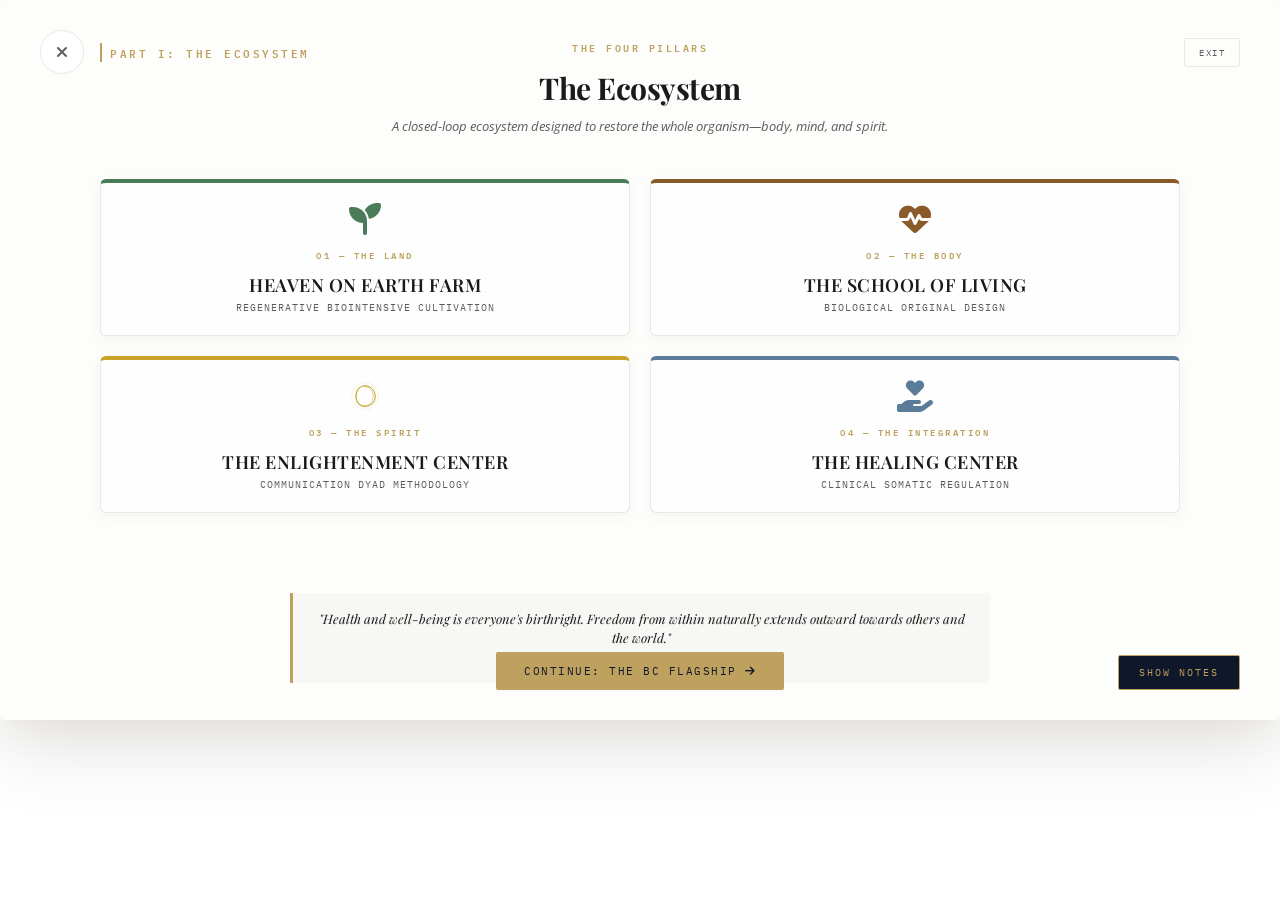
<file: ecosystem-dashboard.html>
<!DOCTYPE html>
<html lang="en">
<head>
    <meta charset="UTF-8">
    <meta name="viewport" content="width=device-width, initial-scale=1.0">
    <title>The Ecosystem | Heaven on Earth Foundation</title>
    <link rel="preconnect" href="https://fonts.googleapis.com">
    <link rel="preconnect" href="https://fonts.gstatic.com" crossorigin>
    <link href="https://fonts.googleapis.com/css2?family=Playfair+Display:wght@400;600;700&family=IBM+Plex+Mono:wght@400;500;600&family=Open+Sans:wght@300;400;600&display=swap" rel="stylesheet">
    <link rel="stylesheet" href="https://cdnjs.cloudflare.com/ajax/libs/font-awesome/6.5.1/css/all.min.css">
    <style>
        /* ========================================
           PROSPECTUS PREMIUM DESIGN SYSTEM
           ======================================== */
        :root {
            --hoef-bg: #FDFDFB;
            --hoef-cream: #FAF8F3;
            --hoef-dark: #1A1A1A;
            --hoef-navy: #0F172A;
            --hoef-gold: #BFA15F;
            --hoef-gold-subtle: rgba(191, 161, 95, 0.12);
            --hoef-stone: #5C5C5C;
            --hoef-slate: #475569;
            --hoef-ink: #333333;
            --hoef-border: #E8E8E4;
            --hoef-border-light: #E2E8F0;
            --hoef-panel: #FFFFFF;
            --hoef-highlight: #F7F7F5;
            --hoef-accent: #F1F5F9;
        }

        * { box-sizing: border-box; margin: 0; padding: 0; }
        
        body {
            margin: 0;
            padding: 0;
            background: white;
            display: flex;
            flex-direction: column;
            align-items: center;
            gap: 0;
            min-height: 100vh;
            font-family: 'Open Sans', sans-serif;
        }

        /* ========================================
           SLIDE CONTAINER - Premium Card
           ======================================== */
        .slide-container {
            width: 1280px;
            height: 720px;
            background: var(--hoef-bg);
            position: relative;
            overflow: hidden;
            display: flex;
            flex-direction: column;
            padding: 35px 60px 30px;
            box-shadow: 
                0 25px 80px rgba(0,0,0,0.12),
                0 10px 30px rgba(191,161,95,0.08);
            border-radius: 4px;
        }

        /* ========================================
           NAVIGATION & CONTROLS
           ======================================== */
        .nav-controls {
            position: absolute;
            top: 30px;
            left: 40px;
            right: 40px;
            display: flex;
            gap: 16px;
            align-items: center;
            justify-content: space-between;
            z-index: 1000;
        }

        .nav-left {
            display: flex;
            gap: 16px;
            align-items: center;
        }

        .nav-right {
            display: flex;
            gap: 12px;
            align-items: center;
        }

        .exit-btn {
            font-family: 'IBM Plex Mono', monospace;
            font-size: 9px;
            color: var(--hoef-stone);
            text-transform: uppercase;
            letter-spacing: 1.5px;
            padding: 8px 14px;
            border: 1px solid var(--hoef-border);
            border-radius: 2px;
            background: transparent;
            cursor: pointer;
            transition: all 0.3s ease;
            text-decoration: none;
        }

        .exit-btn:hover {
            color: var(--hoef-gold);
            border-color: var(--hoef-gold);
            background: rgba(191, 161, 95, 0.05);
        }

        /* ========================================
           QUOTE STYLING - Prospectus Style
           ======================================== */
        .slide-quote {
            position: relative;
            bottom: auto;
            left: auto;
            transform: none;
            width: 80%;
            max-width: 700px;
            text-align: center;
            padding: 16px 24px;
            background: var(--hoef-highlight);
            border-left: 3px solid var(--hoef-gold);
            border-radius: 0 4px 4px 0;
            z-index: 100;
            margin: 20px auto;
            clear: both;
        }

        .slide-quote-text {
            font-family: 'Playfair Display', serif;
            font-size: 13px;
            font-style: italic;
            color: var(--hoef-dark);
            line-height: 1.5;
            margin-bottom: 8px;
        }

        .slide-quote-author {
            font-family: 'IBM Plex Mono', monospace;
            font-size: 9px;
            color: var(--hoef-stone);
            text-transform: uppercase;
            letter-spacing: 1.5px;
        }

        .btn-icon {
            width: 44px;
            height: 44px;
            border: 1px solid var(--hoef-border);
            border-radius: 50%;
            display: flex;
            align-items: center;
            justify-content: center;
            color: var(--hoef-stone);
            text-decoration: none;
            font-size: 16px;
            transition: all 0.3s ease;
            cursor: pointer;
            background: var(--hoef-panel);
        }

        .btn-icon:hover {
            color: var(--hoef-gold);
            border-color: var(--hoef-gold);
            transform: translateY(-2px);
            box-shadow: 0 4px 12px rgba(191,161,95,0.15);
        }

        .nav-label {
            font-family: 'IBM Plex Mono', monospace;
            font-size: 11px;
            color: var(--hoef-gold);
            letter-spacing: 2.5px;
            text-transform: uppercase;
            font-weight: 600;
            padding-left: 8px;
            border-left: 2px solid var(--hoef-gold);
        }

        .presenter-toggle {
            position: absolute;
            bottom: 30px;
            right: 40px;
            background: var(--hoef-navy);
            color: var(--hoef-gold);
            border: 1px solid var(--hoef-gold);
            padding: 10px 20px;
            font-family: 'IBM Plex Mono', monospace;
            font-size: 10px;
            letter-spacing: 2px;
            text-transform: uppercase;
            cursor: pointer;
            z-index: 1000;
            transition: all 0.3s ease;
            border-radius: 2px;
        }

        .presenter-toggle:hover {
            background: var(--hoef-gold);
            color: var(--hoef-navy);
        }

        .continue-btn {
            position: absolute;
            bottom: 30px;
            left: 50%;
            transform: translateX(-50%);
            background: var(--hoef-gold);
            color: var(--hoef-navy);
            border: none;
            padding: 12px 28px;
            font-family: 'IBM Plex Mono', monospace;
            font-size: 11px;
            letter-spacing: 1.5px;
            text-transform: uppercase;
            cursor: pointer;
            z-index: 1000;
            transition: all 0.3s ease;
            border-radius: 2px;
            text-decoration: none;
            display: inline-flex;
            align-items: center;
            gap: 8px;
        }

        .continue-btn:hover {
            background: var(--hoef-dark);
            color: var(--hoef-gold);
            transform: translateX(-50%) translateY(-2px);
            box-shadow: 0 8px 20px rgba(191,161,95,0.25);
        }

        /* ========================================
           TYPOGRAPHY - Prospectus Premium
           ======================================== */
        .mono { 
            font-family: 'IBM Plex Mono', monospace; 
            font-size: 10px; 
            color: var(--hoef-gold); 
            letter-spacing: 2.5px; 
            text-transform: uppercase; 
            font-weight: 600;
        }
        
        h1 { 
            font-family: 'Playfair Display', serif; 
            font-size: 30px; 
            font-weight: 700;
            margin: 0; 
            color: var(--hoef-dark);
            letter-spacing: -0.5px;
        }
        
        h2 { 
            font-family: 'Playfair Display', serif; 
            font-size: 22px; 
            font-weight: 600;
            margin-bottom: 12px; 
            color: var(--hoef-dark);
        }
        
        h3 {
            font-family: 'Playfair Display', serif;
            font-size: 16px;
            font-weight: 600;
            color: var(--hoef-dark);
        }
        
        p, li { 
            font-family: 'Open Sans', sans-serif; 
            font-size: 13px; 
            color: var(--hoef-slate); 
            line-height: 1.6;
        }
        
        header { 
            text-align: center; 
            margin-bottom: 20px; 
            padding-bottom: 12px;
        }

        header .mono {
            margin-bottom: 12px;
            display: inline-block;
        }

        .intro-text {
            max-width: 700px; 
            margin: 8px auto 0;
            font-style: italic;
            color: var(--hoef-stone);
            font-size: 13px;
        }

        /* ========================================
           PILLARS GRID LAYOUT - 2x2 Desktop
           ======================================== */
        .pillars-grid {
            flex: 1;
            display: grid;
            grid-template-columns: 1fr 1fr;
            grid-template-rows: 1fr 1fr;
            gap: 20px;
            padding: 10px 40px 60px;
            position: relative;
        }

        /* ========================================
           ENTITY CARDS - Premium Styling
           ======================================== */
        .entity-card {
            background: 
                linear-gradient(135deg, rgba(255,255,255,0.9) 0%, rgba(250,250,248,0.95) 100%),
                var(--hoef-panel);
            background-blend-mode: overlay;
            border: 1px solid var(--hoef-border);
            border-radius: 6px;
            position: relative;
            cursor: pointer;
            transition: all 0.4s cubic-bezier(0.4, 0, 0.2, 1);
            z-index: 10;
            box-shadow: 0 4px 15px rgba(0,0,0,0.04);
            display: flex;
            flex-direction: column;
            overflow: hidden;
        }

        .entity-card:hover { 
            border-color: var(--hoef-gold);
            box-shadow: 0 12px 35px rgba(191,161,95,0.15);
            transform: translateY(-3px);
        }

        /* Subtle grain texture overlay */
        .entity-card::before {
            content: '';
            position: absolute;
            top: 0;
            left: 0;
            right: 0;
            bottom: 0;
            background-image: url("data:image/svg+xml,%3Csvg viewBox='0 0 256 256' xmlns='http://www.w3.org/2000/svg'%3E%3Cfilter id='noiseFilter'%3E%3CfeTurbulence type='fractalNoise' baseFrequency='0.65' numOctaves='3' stitchTiles='stitch'/%3E%3C/filter%3E%3Crect width='100%25' height='100%25' filter='url(%23noiseFilter)'/%3E%3C/svg%3E");
            opacity: 0.03;
            pointer-events: none;
            border-radius: 6px;
            z-index: 1;
        }

        .entity-card > * {
            position: relative;
            z-index: 2;
        }

        /* Border Accents by Pillar */
        .farm-box { border-top: 4px solid #4a7c59; }
        .body-box { border-top: 4px solid #8b5a2b; }
        .spirit-box { border-top: 4px solid #c9a227; }
        .integration-box { border-top: 4px solid #5b7c99; }

        .card-header {
            padding: 20px;
            display: flex;
            flex-direction: column;
            align-items: center;
            text-align: center;
            flex-shrink: 0;
        }

        .entity-icon {
            font-size: 32px;
            color: var(--hoef-gold);
            margin-bottom: 12px;
            display: block;
        }

        .farm-box .entity-icon { color: #4a7c59; }
        .body-box .entity-icon { color: #8b5a2b; }
        .spirit-box .entity-icon { color: #c9a227; }
        .integration-box .entity-icon { color: #5b7c99; }

        .card-header h3 { 
            font-size: 18px; 
            margin: 6px 0 4px;
            letter-spacing: 0.5px;
        }

        .card-header .mono {
            font-size: 9px;
            margin-bottom: 4px;
        }

        .card-subtitle {
            font-family: 'IBM Plex Mono', monospace;
            font-size: 10px;
            color: var(--hoef-stone);
            letter-spacing: 1px;
            text-transform: uppercase;
        }

        .card-body {
            max-height: 0;
            overflow: hidden;
            opacity: 0;
            transition: all 0.4s ease;
            background: var(--hoef-highlight);
            padding: 0 20px;
            text-align: left;
            border-top: 1px solid transparent;
            flex: 1;
        }

        .card-body ul {
            padding-left: 18px;
            margin: 10px 0;
        }

        .card-body li {
            margin-bottom: 6px;
            position: relative;
        }

        .card-body li::marker {
            color: var(--hoef-gold);
        }

        .card-body strong {
            color: var(--hoef-dark);
        }

        /* EXPANSION STATE */
        .entity-card.expanded {
            position: fixed;
            top: 50%;
            left: 50%;
            transform: translate(-50%, -50%);
            width: 700px;
            max-height: 80vh;
            z-index: 1000;
            border-color: var(--hoef-gold);
            box-shadow: 0 25px 60px rgba(0,0,0,0.2);
        }

        .entity-card.expanded .card-body {
            max-height: 60vh;
            opacity: 1;
            padding: 20px;
            overflow-y: auto;
            border-top-color: var(--hoef-border);
        }

        .overlay {
            display: none;
            position: fixed;
            top: 0;
            left: 0;
            width: 100%;
            height: 100%;
            background: rgba(0,0,0,0.4);
            z-index: 999;
        }

        .overlay.active {
            display: block;
        }

        /* ========================================
           PRESENTER NOTES
           ======================================== */
        .presenter-note {
            margin-top: 16px;
            padding: 14px;
            background: var(--hoef-panel);
            border-left: 3px solid var(--hoef-gold);
            display: none;
            font-style: italic;
            font-size: 12px;
            color: var(--hoef-slate);
            line-height: 1.5;
            box-shadow: 0 2px 8px rgba(0,0,0,0.04);
            border-radius: 0 4px 4px 0;
        }

        .presenter-note strong {
            color: var(--hoef-dark);
            font-style: normal;
        }
        
        .show-notes .presenter-note { display: block; }

        /* ========================================
           PRINT STYLES — Clean PDF Export
           ======================================== */
        @media print {
            body {
                background: white !important;
                padding: 0 !important;
            }
            
            .slide-container {
                box-shadow: none !important;
                border: 1px solid #ddd !important;
                page-break-after: always;
                break-after: page;
            }
            
            .presenter-note {
                display: block !important;
                border: 1px solid var(--hoef-border) !important;
                background: #fafafa !important;
            }
            
            .presenter-toggle,
            .continue-btn,
            .nav-controls {
                display: none !important;
            }
            
            .entity-card {
                break-inside: avoid;
                border: 1px solid #ddd !important;
            }
            
            .card-body {
                max-height: none !important;
                opacity: 1 !important;
                overflow: visible !important;
            }
            
            .pillars-grid {
                display: grid !important;
                grid-template-columns: 1fr 1fr !important;
            }
        }

        /* ========================================
           RESPONSIVE ADJUSTMENTS
           ======================================== */
        @media (max-width: 900px) {
            .slide-container {
                width: 100%;
                height: auto;
                min-height: 100vh;
                padding: 30px;
            }
            
            .pillars-grid {
                grid-template-columns: 1fr;
                grid-template-rows: auto;
                padding: 10px 20px 80px;
            }
            
            .entity-card.expanded {
                width: 90%;
                max-width: 500px;
            }
            
            .continue-btn {
                bottom: 20px;
            }
        }
    </style>
</head>
<body>

<div class="overlay" id="overlay" onclick="collapseAll()"></div>

<!-- SLIDE: The Ecosystem -->
<div class="slide-container" id="ecosystem-slide">
    <div class="nav-controls">
        <div class="nav-left">
            <a href="index.html" class="btn-icon" title="Close"><i class="fa-solid fa-xmark"></i></a>
            <div class="nav-label">Part I: The Ecosystem</div>
        </div>
        <div class="nav-right">
            <a href="index.html" class="exit-btn" onclick="sessionStorage.clear();">Exit</a>
        </div>
    </div>

    <header>
        <div class="mono">The Four Pillars</div>
        <h1>The Ecosystem</h1>
        <p class="intro-text">A closed-loop ecosystem designed to restore the whole organism—body, mind, and spirit.</p>
    </header>

    <div class="pillars-grid">
        
        <!-- 01: HEAVEN ON EARTH FARM -->
        <div class="entity-card farm-box" onclick="toggleEntity(this)">
            <div class="card-header">
                <i class="fa-solid fa-seedling entity-icon"></i>
                <div class="mono">01 — The Land</div>
                <h3>HEAVEN ON EARTH FARM</h3>
                <div class="card-subtitle">Regenerative Biointensive Cultivation</div>
            </div>
            <div class="card-body">
                <p>A fully integrated regenerative ecosystem serving as the nutritional foundation, cost-offset engine, and living classroom. The farm generates both <strong>internal savings</strong> (eliminating food cost markups) and <strong>external revenue</strong> (CSA memberships, value-added retail).</p>
                
                <p style="margin-top: 12px;"><strong>Biointensive Regenerative Cultivation:</strong></p>
                <ul>
                    <li>Deep soil preparation and hyper-dense companion planting produce <strong>2-6x more food</strong> than commercial agriculture per square foot</li>
                    <li>Closed-loop water catchment reduces external dependency by <strong>70%+</strong></li>
                    <li><strong>$300,000 annual savings</strong> vs. external premium food vendors</li>
                </ul>

                <p style="margin-top: 12px;"><strong>Hybrid Hydroponic System:</strong></p>
                <ul>
                    <li><strong>Deep Water Culture (DWC):</strong> Bulk leafy greens for dining hall operations. Large water volume buffers temperature and pH fluctuation—forgiving to operate, highly scalable.</li>
                    <li><strong>Vertical NFT Channels:</strong> High-value herbs and microgreens—the highest-margin hydroponic crops at up to <strong>40% profit margin</strong>. Stacked vertically to maximize footprint with up to 12 crop rotations per year.</li>
                    <li><strong>Strategic Consideration:</strong> Future evaluation of AI-Driven Automation to optimize growing conditions and harvest predictability.</li>
                </ul>

                <p style="margin-top: 12px;"><strong>Six Revenue Streams:</strong> Community Supported Agriculture (CSA), Community Kitchen, Value-Added Products (fermented vegetables, herbal tinctures), Agritourism & Education, Corporate CSA Programs, and Work-Trade Program.</p>

                <div class="presenter-note">
                    <strong>Presenter Note:</strong> This pillar eliminates food costs while generating revenue. The $300K savings is direct DSCR improvement. Multiple income streams from one asset: diversified income reduces risk vs. single-source food vendor. The Farm operates on gift economy principles—CSA shares on sliding scale ensure access regardless of ability to pay. Corporate CSA contracts subsidize community programs.
                </div>
            </div>
        </div>

        <!-- 02: THE SCHOOL OF LIVING -->
        <div class="entity-card body-box" onclick="toggleEntity(this)">
            <div class="card-header">
                <i class="fa-solid fa-heart-pulse entity-icon"></i>
                <div class="mono">02 — The Body</div>
                <h3>THE SCHOOL OF LIVING</h3>
                <div class="card-subtitle">Biological Original Design</div>
            </div>
            <div class="card-body">
                <p><strong>The Body:</strong> A practical curriculum designed to restore biological Original Design and build immense cellular resilience. This department creates a stable physiological foundation for advanced contemplative work.</p>

                <p style="margin-top: 12px;"><strong>Core Curriculum:</strong></p>
                <ul>
                    <li><strong>Nutritional Reset:</strong> Combines ancestral nutrition principles with structured metabolic and intermittent fasting protocols to promote cellular autophagy, improve metabolic flexibility, and correct nutrient deficiencies common in modern diets</li>
                    <li><strong>Cellular Conditioning:</strong> Employs contrast therapy (sauna and cold plunge cycles) and photobiomodulation (red and near-infrared light) to stimulate mitochondrial biogenesis, reduce inflammation, and enhance cellular repair mechanisms</li>
                    <li><strong>Somatic Regulation:</strong> Integrates somatic movement practices and transformational breathwork to release stored trauma in the body, regulate the nervous system, and improve vagal tone</li>
                </ul>

                <p style="margin-top: 12px;"><strong>Integration & Tracking:</strong> This pillar operates in close integration with the Heaven on Earth Farm (providing the actual food) and the Healing Center (for clinical oversight). Outcomes are tracked through HRV measurements and participant self-reports.</p>

                <p style="margin-top: 12px; font-size: 12px; color: var(--hoef-stone);"><strong>Outcomes:</strong> Metabolic flexibility, reduced inflammation, improved mitochondrial function, trauma release, enhanced vagal tone, somatic resilience.</p>

                <div class="presenter-note">
                    <strong>Presenter Note:</strong> Creates the physical foundation for contemplative work. You cannot do deep spiritual work if your body is inflamed and traumatized. This pillar integrates with Farm (food supply) and Healing Center (clinical oversight); creates measurable biometric outcomes. HRV tracking proves outcomes to institutional funders. Biological Original Design = restoring the body to its evolved, optimal state before modern lifestyle damage.
                </div>
            </div>
        </div>

        <!-- 03: THE ENLIGHTENMENT CENTER -->
        <div class="entity-card spirit-box" onclick="toggleEntity(this)">
            <div class="card-header">
                <!-- Zen Enso SVG -->
                <svg class="entity-icon" viewBox="0 0 100 100" style="width: 32px; height: 32px; margin-bottom: 12px;">
                    <circle cx="50" cy="50" r="42" fill="none" stroke="#c9a227" stroke-width="2.5" opacity="0.15"/>
                    <path d="M50 18 C75 18, 82 40, 82 52 C82 72, 65 82, 50 82 C30 82, 22 68, 22 52 C22 30, 35 18, 50 18" 
                          fill="none" stroke="#c9a227" stroke-width="3" stroke-linecap="round" 
                          style="filter: drop-shadow(0 1px 2px rgba(201,162,39,0.3));"/>
                    <path d="M48 20 Q65 22, 72 35 T75 55 Q75 70, 60 78 T35 75 Q20 65, 22 45 T35 22" 
                          fill="none" stroke="#c9a227" stroke-width="2.5" stroke-linecap="round" opacity="0.6"/>
                </svg>
                <div class="mono">03 — The Spirit</div>
                <h3>THE ENLIGHTENMENT CENTER</h3>
                <div class="card-subtitle">Communication Dyad Methodology</div>
            </div>
            <div class="card-body">
                <p>The contemplative core facilitating the direct experience of truth and radical self-realization. This pillar operationalizes <strong>Enlightenment Intensives</strong> using the Communication Dyad, with <strong>Sliding Scale Access</strong> funding democratic access.</p>

                <p style="margin-top: 12px;"><strong>The Core Practice:</strong></p>
                <ul>
                    <li><strong>The Communication Dyad:</strong> A rigorous peer-to-peer technique alternating non-judgmental, receptive listening with active contemplation of fundamental questions ("Who am I?")</li>
                    <li><strong>The Intensive Container:</strong> Distraction-free environment (6am-10pm) combining timed dyad exercises, walking contemplation, and noble silence to clear mental machinery</li>
                    <li><strong>Facilitation Standard:</strong> Delivered exclusively by Senior Facilitators with 2,000+ hour certification ensuring safety and standardized outcomes</li>
                </ul>

                <p style="margin-top: 12px;"><strong>Sliding Scale Access Model:</strong></p>
                <ul>
                    <li><strong>Standard 3-Day Intensive:</strong> $420–$775 per participant</li>
                    <li><strong>Full-Rate/Specialized Intensives:</strong> $1,500–$7,225+ per stay</li>
                    <li><strong>Pay It Forward Segment:</strong> Full-rate pricing supports overall program sustainability</li>
                    <li>Partnership funding and grants enable Community Rate access for underserved populations</li>
                </ul>

                <p style="margin-top: 12px;"><strong>The 2,000-Hour Mastery Path:</strong></p>
                <ul>
                    <li><strong>Guru Risk Elimination:</strong> Spiritual sector plagued by personality-dependent operations that collapse when founders exit</li>
                    <li><strong>Codified 4-tier progression:</strong> 200 → 500 → 1,000 → 2,000 hours with documented competencies</li>
                    <li><strong>Quality Assurance:</strong> Senior Facilitators only (2,000+ hours) deliver high-intensity containers</li>
                    <li><strong>Scalability:</strong> Pipeline produces enough certified Masters to staff multiple international locations</li>
                </ul>

                <div class="presenter-note">
                    <strong>Presenter Note:</strong> Premium pricing funds sliding scale access—every full-rate participant subsidizes underserved populations. The 2,000-hour mastery pipeline proves scalability beyond founder dependence, eliminating "guru risk" that collapses personality-dependent retreats. Standardized training ensures consistent delivery quality across all locations. This is franchise-ready architecture, not founder-dependent retreat model.
                </div>
            </div>
        </div>

        <!-- 04: THE HEALING CENTER -->
        <div class="entity-card integration-box" onclick="toggleEntity(this)">
            <div class="card-header">
                <i class="fa-solid fa-hand-holding-heart entity-icon"></i>
                <div class="mono">04 — The Integration</div>
                <h3>THE HEALING CENTER</h3>
                <div class="card-subtitle">Clinical Somatic Regulation</div>
            </div>
            <div class="card-body">
                <p>A comprehensive healing arts and somatic wellness space providing <strong>clinical integration</strong> through thermal contrast therapy and somatic regulation. This pillar generates <strong>B2B stability</strong> through corporate contracts and outpatient memberships.</p>

                <p style="margin-top: 12px;"><strong>Core Services:</strong></p>
                <ul>
                    <li><strong>Thermal Contrast Therapy:</strong> Sauna, cold plunge, breathwork protocols to prevent "fade" of retreat benefits</li>
                    <li><strong>Mindful Movement & Somatics:</strong> Trauma-sensitive yoga, somatic experiencing, nervous system regulation</li>
                    <li><strong>Therapeutic Fasting & Metabolic Reset:</strong> Medically supervised fasting (16:8, 18:6, OMAD, 24-72hr water fasts)</li>
                    <li><strong>Transformational Workshops:</strong> Group containers for trauma healing, nervous system regulation</li>
                </ul>

                <p style="margin-top: 12px;"><strong>B2B Corporate Wellness Retainers:</strong></p>
                <ul>
                    <li><strong>12-Month Contracts:</strong> $500–$3,000/month for block bookings</li>
                    <li><strong>Revenue Stability:</strong> Smooths seasonal volatility; funds permanent scholarship runway</li>
                    <li><strong>Target Clients:</strong> Fortune 500 HR departments, leadership teams ($700/night industry benchmark)</li>
                </ul>

                <p style="margin-top: 12px;"><strong>Outpatient Memberships:</strong></p>
                <ul>
                    <li><strong>Thermal Suite Access:</strong> $150–$250/month unlimited (aligned with luxury wellness benchmarks)</li>
                    <li><strong>Stable Recurring Revenue:</strong> Maintains cash runway for multi-year scholarship commitments</li>
                    <li><strong>Local Community Health:</strong> Fee-for-service medical referrals</li>
                </ul>

                <p style="margin-top: 12px; font-size: 12px; color: var(--hoef-stone);"><strong>Outcomes:</strong> Metabolic markers (ketones, glucose), HRV, inflammatory profiles, lifestyle integration tracking.</p>

                <div class="presenter-note">
                    <strong>Presenter Note:</strong> B2B contracts provide predictable cash flow that enables multi-year scholarship commitments. Corporate wellness market growing 47% post-COVID. 12-month retainers eliminate seasonal volatility common in retreat models. Recurring revenue reduces occupancy risk and improves DSCR predictability. Integration with School of Living creates referral pipeline—participants graduate to residential programs.
                </div>
            </div>
        </div>

    </div>

    <!-- Quote -->
    <div class="slide-quote">
        <div class="slide-quote-text">"Health and well-being is everyone's birthright. Freedom from within naturally extends outward towards others and the world."</div>
        <div class="slide-quote-author">— Foundation Creed</div>
    </div>

    <button class="presenter-toggle" onclick="toggleNotes()">Show Notes</button>
    
    <button class="continue-btn" onclick="nextSlide()">
        Continue: The BC Flagship <i class="fa-solid fa-arrow-right"></i>
    </button>
</div>

<script>
    // Entity Card Expansion - Solo Focus Mode
    function toggleEntity(element) {
        const overlay = document.getElementById('overlay');
        const cards = document.querySelectorAll('.entity-card');
        
        // If already expanded, collapse it
        if (element.classList.contains('expanded')) {
            element.classList.remove('expanded');
            overlay.classList.remove('active');
            return;
        }

        // Collapse all cards
        cards.forEach(card => card.classList.remove('expanded'));
        
        // Show overlay
        overlay.classList.add('active');

        // Expand the clicked card
        element.classList.add('expanded');
    }

    function collapseAll() {
        const overlay = document.getElementById('overlay');
        document.querySelectorAll('.entity-card.expanded').forEach(card => {
            card.classList.remove('expanded');
        });
        overlay.classList.remove('active');
    }

    // Presenter Notes Toggle
    function toggleNotes() {
        document.body.classList.toggle('show-notes');
        
        // Update button text
        const btn = document.querySelector('.presenter-toggle');
        if (btn) {
            const isShowing = document.body.classList.contains('show-notes');
            btn.textContent = isShowing ? 'Hide Notes' : 'Show Notes';
        }
    }

    // Escape key to collapse all
    document.addEventListener('keydown', function(e) {
        if (e.key === 'Escape') {
            collapseAll();
        }
    });

    // Presentation Navigation
    const presentationSequence = [
        { name: 'Ecosystem', type: 'page', url: 'ecosystem-dashboard.html' },
        { name: 'Flagship', type: 'page', url: 'flagship-dashboard.html' },
        { name: 'Crown-Down', type: 'page', url: 'crowndown-presentation.html' },
        { name: 'Board Oversight', type: 'page', url: 'board-oversight.html' },
        { name: 'NGO Partnerships', type: 'page', url: 'ngo-partnerships.html' },
        { name: 'Closing', type: 'section', id: 'step-8' }
    ];

    function nextSlide() {
        const currentIdx = parseInt(sessionStorage.getItem('currentSlide') || '0');
        const nextIdx = currentIdx + 1;
        
        if (nextIdx < presentationSequence.length) {
            sessionStorage.setItem('currentSlide', nextIdx.toString());
            const next = presentationSequence[nextIdx];
            
            if (next.type === 'page') {
                window.location.href = next.url;
            } else if (next.type === 'section') {
                window.location.href = 'index.html#' + next.id;
            }
        }
    }
</script>

</body>
</html>
</file>
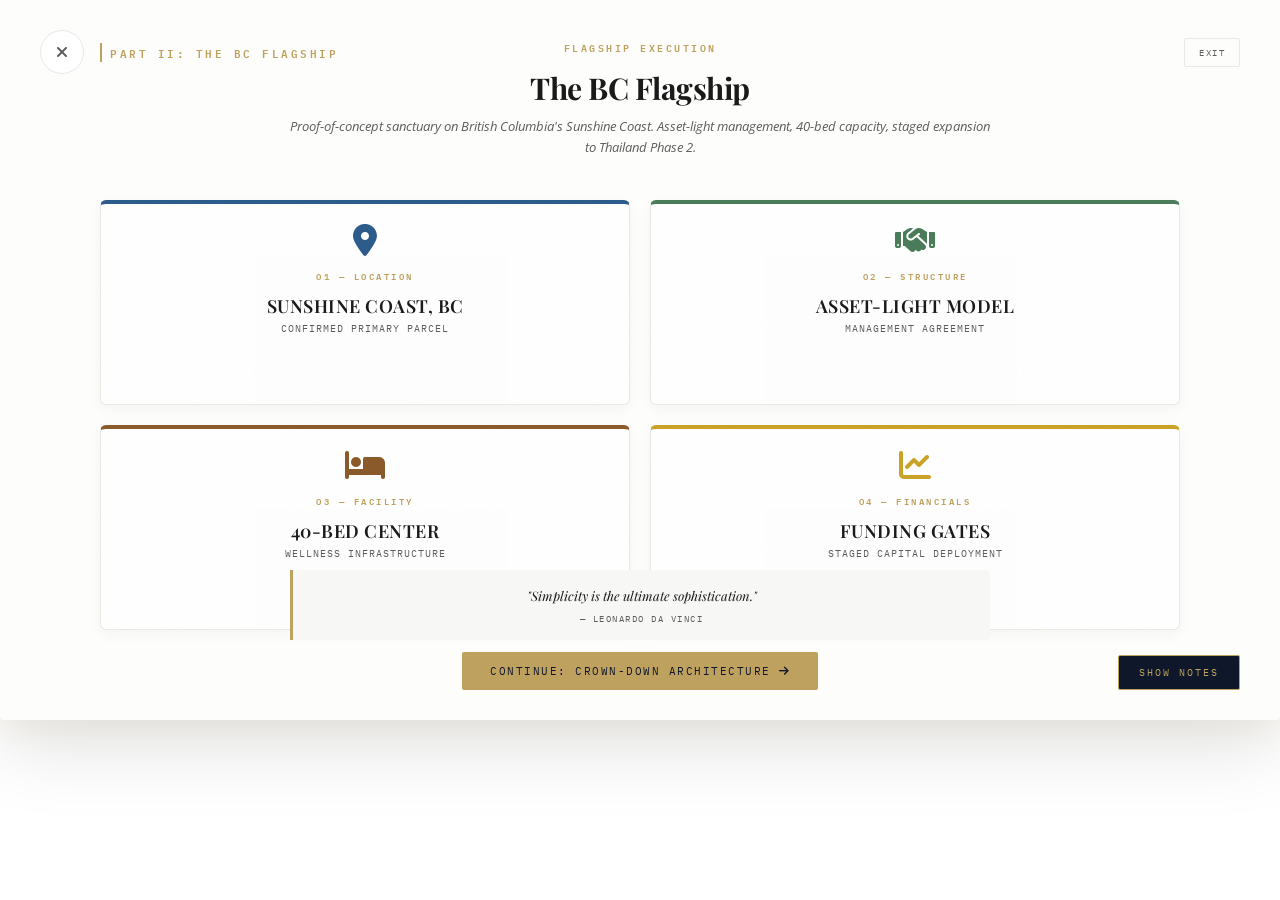
<file: flagship-dashboard.html>
<!DOCTYPE html>
<html lang="en">
<head>
    <meta charset="UTF-8">
    <meta name="viewport" content="width=device-width, initial-scale=1.0">
    <title>The BC Flagship | Heaven on Earth Foundation</title>
    <link rel="preconnect" href="https://fonts.googleapis.com">
    <link rel="preconnect" href="https://fonts.gstatic.com" crossorigin>
    <link href="https://fonts.googleapis.com/css2?family=Playfair+Display:wght@400;600;700&family=IBM+Plex+Mono:wght@400;500;600&family=Open+Sans:wght@300;400;600&display=swap" rel="stylesheet">
    <link rel="stylesheet" href="https://cdnjs.cloudflare.com/ajax/libs/font-awesome/6.5.1/css/all.min.css">
    <style>
        /* ========================================
           PROSPECTUS PREMIUM DESIGN SYSTEM
           ======================================== */
        :root {
            --hoef-bg: #FDFDFB;
            --hoef-cream: #FAF8F3;
            --hoef-dark: #1A1A1A;
            --hoef-navy: #0F172A;
            --hoef-gold: #BFA15F;
            --hoef-gold-subtle: rgba(191, 161, 95, 0.12);
            --hoef-stone: #5C5C5C;
            --hoef-slate: #475569;
            --hoef-ink: #333333;
            --hoef-border: #E8E8E4;
            --hoef-border-light: #E2E8F0;
            --hoef-panel: #FFFFFF;
            --hoef-highlight: #F7F7F5;
            --hoef-accent: #F1F5F9;
        }

        * { box-sizing: border-box; margin: 0; padding: 0; }
        
        body {
            margin: 0;
            padding: 0;
            background: white;
            display: flex;
            flex-direction: column;
            align-items: center;
            gap: 0;
            min-height: 100vh;
            font-family: 'Open Sans', sans-serif;
        }

        /* ========================================
           SLIDE CONTAINER - Premium Card
           ======================================== */
        .slide-container {
            width: 1280px;
            height: 720px;
            background: var(--hoef-bg);
            position: relative;
            overflow: hidden;
            display: flex;
            flex-direction: column;
            padding: 35px 60px 30px;
            box-shadow: 
                0 25px 80px rgba(0,0,0,0.12),
                0 10px 30px rgba(191,161,95,0.08);
            border-radius: 4px;
        }

        /* ========================================
           NAVIGATION & CONTROLS
           ======================================== */
        .nav-controls {
            position: absolute;
            top: 30px;
            left: 40px;
            right: 40px;
            display: flex;
            gap: 16px;
            align-items: center;
            justify-content: space-between;
            z-index: 1000;
        }

        .nav-left {
            display: flex;
            gap: 16px;
            align-items: center;
        }

        .nav-right {
            display: flex;
            gap: 12px;
            align-items: center;
        }

        .exit-btn {
            font-family: 'IBM Plex Mono', monospace;
            font-size: 9px;
            color: var(--hoef-stone);
            text-transform: uppercase;
            letter-spacing: 1.5px;
            padding: 8px 14px;
            border: 1px solid var(--hoef-border);
            border-radius: 2px;
            background: transparent;
            cursor: pointer;
            transition: all 0.3s ease;
            text-decoration: none;
        }

        .exit-btn:hover {
            color: var(--hoef-gold);
            border-color: var(--hoef-gold);
            background: rgba(191, 161, 95, 0.05);
        }

        /* ========================================
           QUOTE STYLING - Prospectus Style
           ======================================== */
        .slide-quote {
            position: absolute;
            bottom: 80px;
            left: 50%;
            transform: translateX(-50%);
            width: 80%;
            max-width: 700px;
            text-align: center;
            padding: 16px 24px;
            background: var(--hoef-highlight);
            border-left: 3px solid var(--hoef-gold);
            border-radius: 0 4px 4px 0;
            z-index: 100;
        }

        .slide-quote-text {
            font-family: 'Playfair Display', serif;
            font-size: 13px;
            font-style: italic;
            color: var(--hoef-dark);
            line-height: 1.5;
            margin-bottom: 8px;
        }

        .slide-quote-author {
            font-family: 'IBM Plex Mono', monospace;
            font-size: 9px;
            color: var(--hoef-stone);
            text-transform: uppercase;
            letter-spacing: 1.5px;
        }

        .btn-icon {
            width: 44px;
            height: 44px;
            border: 1px solid var(--hoef-border);
            border-radius: 50%;
            display: flex;
            align-items: center;
            justify-content: center;
            color: var(--hoef-stone);
            text-decoration: none;
            font-size: 16px;
            transition: all 0.3s ease;
            cursor: pointer;
            background: var(--hoef-panel);
        }

        .btn-icon:hover {
            color: var(--hoef-gold);
            border-color: var(--hoef-gold);
            transform: translateY(-2px);
            box-shadow: 0 4px 12px rgba(191,161,95,0.15);
        }

        .nav-label {
            font-family: 'IBM Plex Mono', monospace;
            font-size: 11px;
            color: var(--hoef-gold);
            letter-spacing: 2.5px;
            text-transform: uppercase;
            font-weight: 600;
            padding-left: 8px;
            border-left: 2px solid var(--hoef-gold);
        }

        .presenter-toggle {
            position: absolute;
            bottom: 30px;
            right: 40px;
            background: var(--hoef-navy);
            color: var(--hoef-gold);
            border: 1px solid var(--hoef-gold);
            padding: 10px 20px;
            font-family: 'IBM Plex Mono', monospace;
            font-size: 10px;
            letter-spacing: 2px;
            text-transform: uppercase;
            cursor: pointer;
            z-index: 1000;
            transition: all 0.3s ease;
            border-radius: 2px;
        }

        .presenter-toggle:hover {
            background: var(--hoef-gold);
            color: var(--hoef-navy);
        }

        .continue-btn {
            position: absolute;
            bottom: 30px;
            left: 50%;
            transform: translateX(-50%);
            background: var(--hoef-gold);
            color: var(--hoef-navy);
            border: none;
            padding: 12px 28px;
            font-family: 'IBM Plex Mono', monospace;
            font-size: 11px;
            letter-spacing: 1.5px;
            text-transform: uppercase;
            cursor: pointer;
            z-index: 1000;
            transition: all 0.3s ease;
            border-radius: 2px;
            text-decoration: none;
            display: inline-flex;
            align-items: center;
            gap: 8px;
        }

        .continue-btn:hover {
            background: var(--hoef-dark);
            color: var(--hoef-gold);
            transform: translateX(-50%) translateY(-2px);
            box-shadow: 0 8px 20px rgba(191,161,95,0.25);
        }

        /* ========================================
           TYPOGRAPHY - Prospectus Premium
           ======================================== */
        .mono { 
            font-family: 'IBM Plex Mono', monospace; 
            font-size: 10px; 
            color: var(--hoef-gold); 
            letter-spacing: 2.5px; 
            text-transform: uppercase; 
            font-weight: 600;
        }
        
        h1 { 
            font-family: 'Playfair Display', serif; 
            font-size: 30px; 
            font-weight: 700;
            margin: 0; 
            color: var(--hoef-dark);
            letter-spacing: -0.5px;
        }
        
        h2 { 
            font-family: 'Playfair Display', serif; 
            font-size: 22px; 
            font-weight: 600;
            margin-bottom: 12px; 
            color: var(--hoef-dark);
        }
        
        h3 {
            font-family: 'Playfair Display', serif;
            font-size: 16px;
            font-weight: 600;
            color: var(--hoef-dark);
        }
        
        p, li { 
            font-family: 'Open Sans', sans-serif; 
            font-size: 13px; 
            color: var(--hoef-slate); 
            line-height: 1.6;
        }
        
        header { 
            text-align: center; 
            margin-bottom: 20px; 
            padding-bottom: 12px;
        }

        header .mono {
            margin-bottom: 12px;
            display: inline-block;
        }

        .intro-text {
            max-width: 700px; 
            margin: 8px auto 0;
            font-style: italic;
            color: var(--hoef-stone);
            font-size: 13px;
        }

        /* ========================================
           FLAGSHIP GRID LAYOUT - 2x2 Desktop
           ======================================== */
        .flagship-grid {
            flex: 1;
            display: grid;
            grid-template-columns: 1fr 1fr;
            grid-template-rows: 1fr 1fr;
            gap: 20px;
            padding: 10px 40px 60px;
            position: relative;
        }

        /* ========================================
           ENTITY CARDS - Premium Styling
           ======================================== */
        .entity-card {
            background:
                linear-gradient(135deg, rgba(255,255,255,0.9) 0%, rgba(250,250,248,0.95) 100%),
                var(--hoef-panel);
            background-blend-mode: overlay;
            border: 1px solid var(--hoef-border);
            border-radius: 6px;
            cursor: pointer;
            transition: all 0.4s cubic-bezier(0.4, 0, 0.2, 1);
            position: relative;
            z-index: 10;
            box-shadow: 0 4px 15px rgba(0,0,0,0.04);
            display: flex;
            flex-direction: column;
            overflow: hidden;
        }

        .entity-card:hover {
            border-color: var(--hoef-gold);
            box-shadow: 0 12px 35px rgba(191,161,95,0.15);
            transform: translateY(-3px);
        }

        /* Subtle grain texture overlay */
        .entity-card::before {
            content: '';
            position: absolute;
            top: 0;
            left: 0;
            right: 0;
            bottom: 0;
            background-image: url("data:image/svg+xml,%3Csvg viewBox='0 0 256 256' xmlns='http://www.w3.org/2000/svg'%3E%3Cfilter id='noiseFilter'%3E%3CfeTurbulence type='fractalNoise' baseFrequency='0.65' numOctaves='3' stitchTiles='stitch'/%3E%3C/filter%3E%3Crect width='100%25' height='100%25' filter='url(%23noiseFilter)'/%3E%3C/svg%3E");
            opacity: 0.03;
            pointer-events: none;
            border-radius: 6px;
            z-index: 1;
        }

        .entity-card > * {
            position: relative;
            z-index: 2;
        }

        /* Border Accents by Card */
        .location-box { border-top: 4px solid #2E5C8A; }
        .structure-box { border-top: 4px solid #4A7C59; }
        .facility-box { border-top: 4px solid #8B5A2B; }
        .financial-box { border-top: 4px solid #C9A227; }

        .card-header {
            padding: 20px;
            display: flex;
            flex-direction: column;
            align-items: center;
            text-align: center;
            flex-shrink: 0;
        }

        .entity-icon {
            font-size: 32px;
            margin-bottom: 12px;
            display: block;
        }

        .location-box .entity-icon { color: #2E5C8A; }
        .structure-box .entity-icon { color: #4A7C59; }
        .facility-box .entity-icon { color: #8B5A2B; }
        .financial-box .entity-icon { color: #C9A227; }

        .card-header h3 { 
            font-size: 18px; 
            margin: 6px 0 4px;
            letter-spacing: 0.5px;
        }

        .card-header .mono {
            font-size: 9px;
            margin-bottom: 4px;
        }

        .card-subtitle {
            font-family: 'IBM Plex Mono', monospace;
            font-size: 10px;
            color: var(--hoef-stone);
            letter-spacing: 1px;
            text-transform: uppercase;
        }

        .card-body {
            max-height: 0;
            overflow: hidden;
            opacity: 0;
            transition: all 0.4s ease;
            background: var(--hoef-highlight);
            padding: 0 20px;
            text-align: left;
            border-top: 1px solid transparent;
            flex: 1;
        }

        .card-body ul {
            padding-left: 18px;
            margin: 10px 0;
        }

        .card-body li {
            margin-bottom: 6px;
            position: relative;
        }

        .card-body li::marker {
            color: var(--hoef-gold);
        }

        .card-body strong {
            color: var(--hoef-dark);
        }

        /* EXPANSION STATE */
        .entity-card.expanded {
            position: fixed;
            top: 50%;
            left: 50%;
            transform: translate(-50%, -50%);
            width: 700px;
            max-height: 80vh;
            z-index: 1000;
            border-color: var(--hoef-gold);
            box-shadow: 0 25px 60px rgba(0,0,0,0.2);
        }

        .entity-card.expanded .card-body {
            max-height: 60vh;
            opacity: 1;
            padding: 20px;
            overflow-y: auto;
            border-top-color: var(--hoef-border);
        }

        .overlay {
            display: none;
            position: fixed;
            top: 0;
            left: 0;
            width: 100%;
            height: 100%;
            background: rgba(0,0,0,0.4);
            z-index: 999;
        }

        .overlay.active {
            display: block;
        }

        /* ========================================
           PRESENTER NOTES
           ======================================== */
        .presenter-note {
            margin-top: 16px;
            padding: 14px;
            background: var(--hoef-panel);
            border-left: 3px solid var(--hoef-gold);
            display: none;
            font-style: italic;
            font-size: 12px;
            color: var(--hoef-slate);
            line-height: 1.5;
            box-shadow: 0 2px 8px rgba(0,0,0,0.04);
            border-radius: 0 4px 4px 0;
        }

        .presenter-note strong {
            color: var(--hoef-dark);
            font-style: normal;
        }
        
        .show-notes .presenter-note { display: block; }

        /* ========================================
           PRINT STYLES — Clean PDF Export
           ======================================== */
        @media print {
            body {
                background: white !important;
                padding: 0 !important;
            }
            
            .slide-container {
                box-shadow: none !important;
                border: 1px solid #ddd !important;
                page-break-after: always;
                break-after: page;
            }
            
            .presenter-note {
                display: block !important;
                border: 1px solid var(--hoef-border) !important;
                background: #fafafa !important;
            }
            
            .presenter-toggle,
            .continue-btn,
            .nav-controls {
                display: none !important;
            }
            
            .entity-card {
                break-inside: avoid;
                border: 1px solid #ddd !important;
            }
            
            .card-body {
                max-height: none !important;
                opacity: 1 !important;
                overflow: visible !important;
            }
            
            .flagship-grid {
                display: grid !important;
                grid-template-columns: 1fr 1fr !important;
            }
        }

        /* ========================================
           RESPONSIVE ADJUSTMENTS
           ======================================== */
        @media (max-width: 900px) {
            .slide-container {
                width: 100%;
                height: auto;
                min-height: 100vh;
                padding: 30px;
            }
            
            .flagship-grid {
                grid-template-columns: 1fr;
                grid-template-rows: auto;
                padding: 10px 20px 80px;
            }
            
            .entity-card.expanded {
                width: 90%;
                max-width: 500px;
            }
            
            .continue-btn {
                bottom: 20px;
            }
        }
    </style>
</head>
<body>

<div class="overlay" id="overlay" onclick="collapseAll()"></div>

<!-- SLIDE: The BC Flagship -->
<div class="slide-container" id="flagship-slide">
    <div class="nav-controls">
        <div class="nav-left">
            <a href="index.html" class="btn-icon" title="Close"><i class="fa-solid fa-xmark"></i></a>
            <div class="nav-label">Part II: The BC Flagship</div>
        </div>
        <div class="nav-right">
            <a href="index.html" class="exit-btn" onclick="sessionStorage.clear();">Exit</a>
        </div>
    </div>

    <header>
        <div class="mono">Flagship Execution</div>
        <h1>The BC Flagship</h1>
        <p class="intro-text">Proof-of-concept sanctuary on British Columbia's Sunshine Coast. Asset-light management, 40-bed capacity, staged expansion to Thailand Phase 2.</p>
    </header>

    <div class="flagship-grid">
        
        <!-- 01: BC FLAGSHIP LOCATION -->
        <div class="entity-card location-box" onclick="toggleEntity(this)">
            <div class="card-header">
                <i class="fa-solid fa-location-dot entity-icon"></i>
                <div class="mono">01 — Location</div>
                <h3>SUNSHINE COAST, BC</h3>
                <div class="card-subtitle">Confirmed Primary Parcel</div>
            </div>
            <div class="card-body">
                <p><strong>Strategic Location:</strong> 40-minute ferry from Vancouver, accessible yet secluded. British Columbia's Sunshine Coast offers a proven wellness tourism corridor with established infrastructure and year-round temperate climate.</p>
                
                <p style="margin-top: 12px;"><strong>Asset-Light Structure:</strong></p>
                <ul>
                    <li><strong>Management Agreement Model:</strong> 10-year renewable lease with performance-based extensions—not a property acquisition</li>
                    <li><strong>Reduced Capital Intensity:</strong> Avoids $4–6M land purchase; capital deployed to program infrastructure instead</li>
                    <li><strong>Proven Hospitality Infrastructure:</strong> Existing 40-bed facility with operational kitchen, guest rooms, and meeting spaces</li>
                    <li><strong>First-Mover Timeline:</strong> 4-6 month operational ramp vs. 18-24 months for ground-up construction</li>
                </ul>

                <p style="margin-top: 12px;"><strong>Site Advantages:</strong> Waterfront access, 40+ acres of forested land, existing zoning for wellness/retreat use, proximity to Vancouver International Airport (90 min total journey), established ferry service with 10+ daily sailings.</p>

                <div class="presenter-note">
                    <strong>Presenter Note:</strong> This is a management agreement, not a real estate acquisition. We avoid tying up capital in land purchase, instead deploying it to program infrastructure. The 10-year lease with renewal options provides operational stability without asset ownership risk. The Sunshine Coast is an established wellness destination—proven market, not speculative location.
                </div>
            </div>
        </div>

        <!-- 02: ASSET-LIGHT STRUCTURE -->
        <div class="entity-card structure-box" onclick="toggleEntity(this)">
            <div class="card-header">
                <i class="fa-solid fa-handshake entity-icon"></i>
                <div class="mono">02 — Structure</div>
                <h3>ASSET-LIGHT MODEL</h3>
                <div class="card-subtitle">Management Agreement</div>
            </div>
            <div class="card-body">
                <p><strong>Why Asset-Light:</strong> The Foundation prioritizes capital deployment to programming and people rather than real estate ownership. This model eliminates land acquisition risk while preserving flexibility for future expansion decisions.</p>

                <p style="margin-top: 12px;"><strong>Lease Structure:</strong></p>
                <ul>
                    <li><strong>Base Rent:</strong> Fixed monthly payment plus percentage of gross revenue above threshold</li>
                    <li><strong>Performance Clauses:</strong> Automatic renewal triggers at 60%+ annual occupancy</li>
                    <li><strong>Exit Provisions:</strong> 12-month wind-down clause protects operations if relocation needed</li>
                    <li><strong>Improvements:</strong> Leasehold improvements (up to $500K) amortized over lease term</li>
                </ul>

                <p style="margin-top: 12px;"><strong>Financial Impact:</strong></p>
                <ul>
                    <li><strong>CapEx Avoided:</strong> $4–6M land acquisition not required</li>
                    <li><strong>Working Capital:</strong> Preserved for program development and operational reserves</li>
                    <li><strong>DSCR Benefit:</strong> Lower fixed costs improve debt coverage ratio</li>
                </ul>

                <div class="presenter-note">
                    <strong>Presenter Note:</strong> Traditional retreat centers spend 40-60% of capital on land acquisition. Our asset-light model puts that capital to work in programs and operations instead. The management agreement includes performance-based renewal triggers—if we succeed, we stay; if we underperform, we have flexibility to relocate. This is operational agility that property ownership cannot match.
                </div>
            </div>
        </div>

        <!-- 03: 40-BED WELLNESS CENTER -->
        <div class="entity-card facility-box" onclick="toggleEntity(this)">
            <div class="card-header">
                <i class="fa-solid fa-bed entity-icon"></i>
                <div class="mono">03 — Facility</div>
                <h3>40-BED CENTER</h3>
                <div class="card-subtitle">Wellness Infrastructure</div>
            </div>
            <div class="card-body">
                <p><strong>Capacity & Configuration:</strong> 40 beds across private and shared accommodation, designed for both intimate retreats (12-16 participants) and larger intensives (30-40 participants).</p>

                <p style="margin-top: 12px;"><strong>Facility Components:</strong></p>
                <ul>
                    <li><strong>Dyad Rooms:</strong> 8 dedicated dyad practice spaces with sound insulation</li>
                    <li><strong>Contemplation Hall:</strong> 2,000 sq ft main hall for group sessions (seats 50)</li>
                    <li><strong>Thermal Suite:</strong> Sauna, cold plunge, and steam facilities</li>
                    <li><strong>Healing Center:</strong> 4 treatment rooms for clinical somatic work</li>
                    <li><strong>Farm Integration:</strong> On-site greenhouse (2,000 sq ft) and 5-acre cultivation</li>
                    <li><strong>Community Kitchen:</strong> Commercial kitchen producing 3 meals/day for 60+</li>
                </ul>

                <p style="margin-top: 12px;"><strong>Occupancy Model:</strong></p>
                <ul>
                    <li><strong>Break-Even:</strong> 35% occupancy (14 beds) — 40-point safety margin vs. industry</li>
                    <li><strong>Target:</strong> 65% average annual occupancy (26 beds)</li>
                    <li><strong>Peak:</strong> 85% summer capacity (34 beds)</li>
                </ul>

                <div class="presenter-note">
                    <strong>Presenter Note:</strong> 40-bed capacity is the sweet spot—large enough for economies of scale, small enough for intimate community. The industry standard requires 60-70% occupancy to break even; our vertical integration (farm food, work-study labor) drops break-even to just 35%. This 40-point safety margin is the difference between surviving a downturn and failing.
                </div>
            </div>
        </div>

        <!-- 04: FINANCIAL PROJECTIONS -->
        <div class="entity-card financial-box" onclick="toggleEntity(this)">
            <div class="card-header">
                <i class="fa-solid fa-chart-line entity-icon"></i>
                <div class="mono">04 — Financials</div>
                <h3>FUNDING GATES</h3>
                <div class="card-subtitle">Staged Capital Deployment</div>
            </div>
            <div class="card-body">
                <p><strong>Staged Deployment Model:</strong> Capital released in tranches tied to verified milestones. This protects lender capital by ensuring proof-of-concept before major commitments.</p>

                <p style="margin-top: 12px;"><strong>Gate 1: Foundation ($1.5M)</strong></p>
                <ul>
                    <li><strong>Trigger:</strong> Management agreement signed, 6-month operating reserve secured</li>
                    <li><strong>Use:</strong> Leasehold improvements, initial staffing, program development</li>
                    <li><strong>Timeline:</strong> Months 1-3</li>
                </ul>

                <p style="margin-top: 12px;"><strong>Gate 2: Scale ($3.5M)</strong></p>
                <ul>
                    <li><strong>Trigger:</strong> 6-month DSCR >1.2x, 40%+ occupancy achieved</li>
                    <li><strong>Use:</strong> Farm build-out, healing center equipment, staff housing</li>
                    <li><strong>Timeline:</strong> Months 4-12</li>
                </ul>

                <p style="margin-top: 12px;"><strong>Gate 3: Optimize ($2-4M)</strong></p>
                <ul>
                    <li><strong>Trigger:</strong> 12-month DSCR >1.4x, 60%+ sustained occupancy</li>
                    <li><strong>Use:</strong> Expansion to 60 beds, Thailand Phase 2 seed capital</li>
                    <li><strong>Timeline:</strong> Year 2</li>
                </ul>

                <p style="margin-top: 12px;"><strong>Key Metrics:</strong> 1.40x DSCR at 35% occupancy, 4-6% non-compounding return, $1.2M debt service reserve in escrow, 100% principal protection.</p>

                <div class="presenter-note">
                    <strong>Presenter Note:</strong> This is staged capital deployment with hard gates. Lender capital is protected—$1.2M sits in escrow for 6 months of debt service. Each gate requires demonstrated performance: Gate 2 needs 1.2x DSCR and 40% occupancy before any additional capital flows. This is not "hope and pray"—this is verified milestones governing capital release.
                </div>
            </div>
        </div>

    </div>

    <!-- Quote -->
    <div class="slide-quote">
        <div class="slide-quote-text">"Simplicity is the ultimate sophistication."</div>
        <div class="slide-quote-author">— Leonardo da Vinci</div>
    </div>

    <button class="presenter-toggle" onclick="toggleNotes()">Show Notes</button>
    
    <button class="continue-btn" onclick="nextSlide()">
        Continue: Crown-Down Architecture <i class="fa-solid fa-arrow-right"></i>
    </button>
</div>

<script>
    // Entity Card Expansion - Solo Focus Mode
    function toggleEntity(element) {
        const overlay = document.getElementById('overlay');
        const cards = document.querySelectorAll('.entity-card');
        
        // If already expanded, collapse it
        if (element.classList.contains('expanded')) {
            element.classList.remove('expanded');
            overlay.classList.remove('active');
            return;
        }

        // Collapse all cards
        cards.forEach(card => card.classList.remove('expanded'));
        
        // Show overlay
        overlay.classList.add('active');

        // Expand the clicked card
        element.classList.add('expanded');
    }

    function collapseAll() {
        const overlay = document.getElementById('overlay');
        document.querySelectorAll('.entity-card.expanded').forEach(card => {
            card.classList.remove('expanded');
        });
        overlay.classList.remove('active');
    }

    // Presenter Notes Toggle
    function toggleNotes() {
        document.body.classList.toggle('show-notes');
        
        // Update button text
        const btn = document.querySelector('.presenter-toggle');
        if (btn) {
            const isShowing = document.body.classList.contains('show-notes');
            btn.textContent = isShowing ? 'Hide Notes' : 'Show Notes';
        }
    }

    // Escape key to collapse all
    document.addEventListener('keydown', function(e) {
        if (e.key === 'Escape') {
            collapseAll();
        }
    });

    // Presentation Navigation
    const presentationSequence = [
        { name: 'Ecosystem', type: 'page', url: 'ecosystem-dashboard.html' },
        { name: 'Flagship', type: 'page', url: 'flagship-dashboard.html' },
        { name: 'Crown-Down', type: 'page', url: 'crowndown-presentation.html' },
        { name: 'Board Oversight', type: 'page', url: 'board-oversight.html' },
        { name: 'NGO Partnerships', type: 'page', url: 'ngo-partnerships.html' },
        { name: 'Closing', type: 'section', id: 'step-8' }
    ];

    function nextSlide() {
        const currentIdx = parseInt(sessionStorage.getItem('currentSlide') || '0');
        const nextIdx = currentIdx + 1;
        
        if (nextIdx < presentationSequence.length) {
            sessionStorage.setItem('currentSlide', nextIdx.toString());
            const next = presentationSequence[nextIdx];
            
            if (next.type === 'page') {
                window.location.href = next.url;
            } else if (next.type === 'section') {
                window.location.href = 'index.html#' + next.id;
            }
        }
    }
</script>

</body>
</html>
</file>
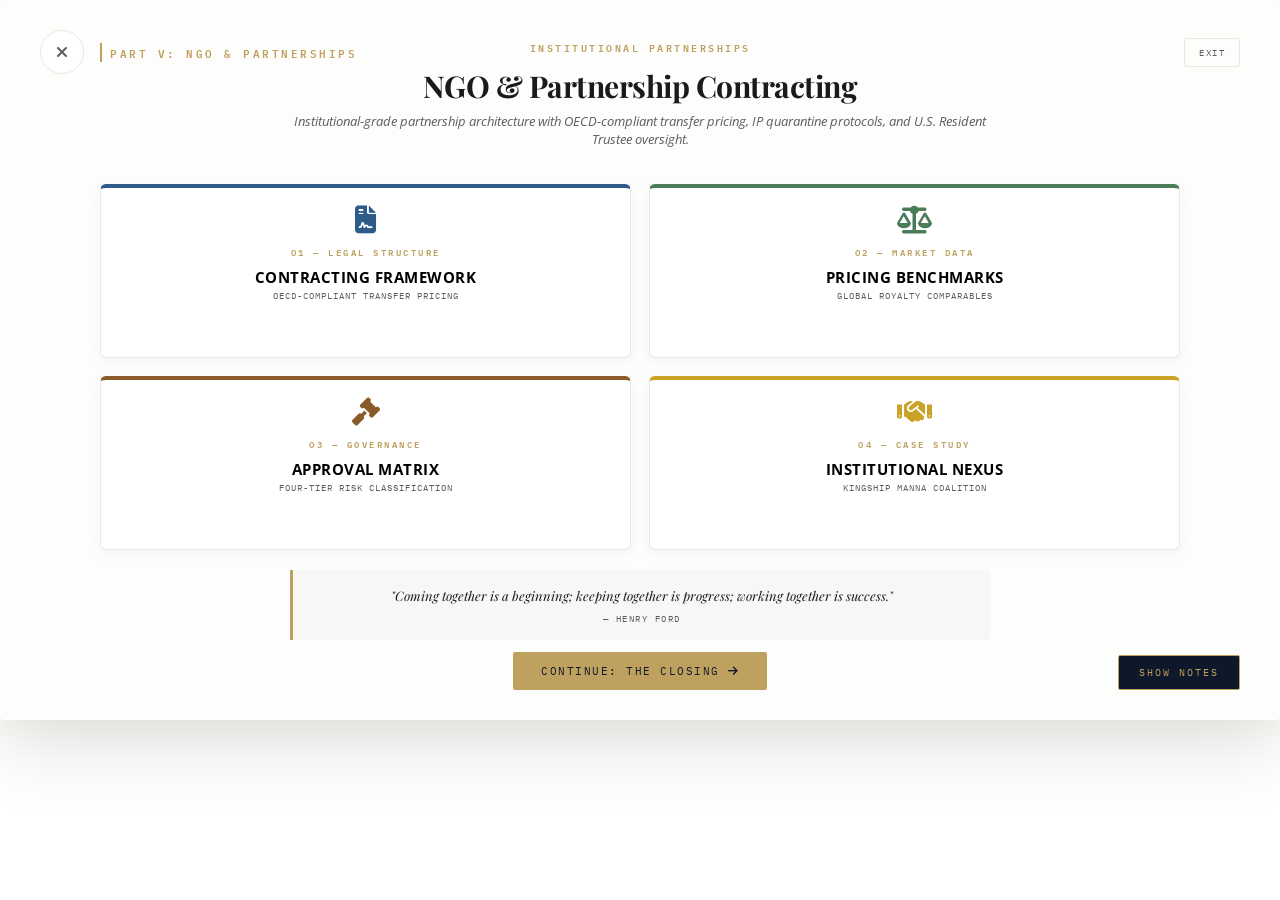
<file: ngo-partnerships.html>
<!DOCTYPE html>
<html lang="en">
<head>
    <meta charset="UTF-8">
    <meta name="viewport" content="width=device-width, initial-scale=1.0">
    <title>NGO & Partnership Contracting | Heaven on Earth Foundation</title>
    <link rel="preconnect" href="https://fonts.googleapis.com">
    <link rel="preconnect" href="https://fonts.gstatic.com" crossorigin>
    <link href="https://fonts.googleapis.com/css2?family=Playfair+Display:wght@400;600;700&family=IBM+Plex+Mono:wght@400;500;600&family=Open+Sans:wght@300;400;600&display=swap" rel="stylesheet">
    <link rel="stylesheet" href="https://cdnjs.cloudflare.com/ajax/libs/font-awesome/6.5.1/css/all.min.css">
    <style>
        /* ========================================
           PROSPECTUS PREMIUM DESIGN SYSTEM
           ======================================== */
        :root {
            --hoef-bg: #FDFDFB;
            --hoef-cream: #FAF8F3;
            --hoef-dark: #1A1A1A;
            --hoef-navy: #0F172A;
            --hoef-gold: #BFA15F;
            --hoef-gold-subtle: rgba(191, 161, 95, 0.12);
            --hoef-stone: #5C5C5C;
            --hoef-slate: #475569;
            --hoef-ink: #333333;
            --hoef-border: #E8E8E4;
            --hoef-border-light: #E2E8F0;
            --hoef-panel: #FFFFFF;
            --hoef-highlight: #F7F7F5;
            --hoef-accent: #F1F5F9;
        }

        * { box-sizing: border-box; margin: 0; padding: 0; }
        
        body {
            margin: 0;
            padding: 0;
            background: white;
            display: flex;
            flex-direction: column;
            align-items: center;
            gap: 0;
            min-height: 100vh;
            font-family: 'Open Sans', sans-serif;
        }

        /* ========================================
           SLIDE CONTAINER - Premium Card
           ======================================== */
        .slide-container {
            width: 1280px;
            height: 720px;
            background: var(--hoef-bg);
            position: relative;
            overflow: hidden;
            display: flex;
            flex-direction: column;
            padding: 35px 60px 30px;
            box-shadow: 
                0 25px 80px rgba(0,0,0,0.12),
                0 10px 30px rgba(191,161,95,0.08);
            border-radius: 4px;
        }

        /* ========================================
           NAVIGATION & CONTROLS
           ======================================== */
        .nav-controls {
            position: absolute;
            top: 30px;
            left: 40px;
            right: 40px;
            display: flex;
            gap: 16px;
            align-items: center;
            justify-content: space-between;
            z-index: 1000;
        }

        .nav-left {
            display: flex;
            gap: 16px;
            align-items: center;
        }

        .nav-right {
            display: flex;
            gap: 12px;
            align-items: center;
        }

        .exit-btn {
            font-family: 'IBM Plex Mono', monospace;
            font-size: 9px;
            color: var(--hoef-stone);
            text-transform: uppercase;
            letter-spacing: 1.5px;
            padding: 8px 14px;
            border: 1px solid var(--hoef-border);
            border-radius: 2px;
            background: transparent;
            cursor: pointer;
            transition: all 0.3s ease;
            text-decoration: none;
        }

        .exit-btn:hover {
            color: var(--hoef-gold);
            border-color: var(--hoef-gold);
            background: rgba(191, 161, 95, 0.05);
        }

        .btn-icon {
            width: 44px;
            height: 44px;
            border: 1px solid var(--hoef-border);
            border-radius: 50%;
            display: flex;
            align-items: center;
            justify-content: center;
            color: var(--hoef-stone);
            text-decoration: none;
            font-size: 16px;
            transition: all 0.3s ease;
            cursor: pointer;
            background: var(--hoef-panel);
        }

        .btn-icon:hover {
            color: var(--hoef-gold);
            border-color: var(--hoef-gold);
            transform: translateY(-2px);
            box-shadow: 0 4px 12px rgba(191,161,95,0.15);
        }

        .nav-label {
            font-family: 'IBM Plex Mono', monospace;
            font-size: 11px;
            color: var(--hoef-gold);
            letter-spacing: 2.5px;
            text-transform: uppercase;
            font-weight: 600;
            padding-left: 8px;
            border-left: 2px solid var(--hoef-gold);
        }

        .presenter-toggle {
            position: absolute;
            bottom: 30px;
            right: 40px;
            background: var(--hoef-navy);
            color: var(--hoef-gold);
            border: 1px solid var(--hoef-gold);
            padding: 10px 20px;
            font-family: 'IBM Plex Mono', monospace;
            font-size: 10px;
            letter-spacing: 2px;
            text-transform: uppercase;
            cursor: pointer;
            z-index: 1000;
            transition: all 0.3s ease;
            border-radius: 2px;
        }

        .presenter-toggle:hover {
            background: var(--hoef-gold);
            color: var(--hoef-navy);
        }

        .continue-btn {
            position: absolute;
            bottom: 30px;
            left: 50%;
            transform: translateX(-50%);
            background: var(--hoef-gold);
            color: var(--hoef-navy);
            border: none;
            padding: 12px 28px;
            font-family: 'IBM Plex Mono', monospace;
            font-size: 11px;
            letter-spacing: 1.5px;
            text-transform: uppercase;
            cursor: pointer;
            z-index: 1000;
            transition: all 0.3s ease;
            border-radius: 2px;
            text-decoration: none;
            display: inline-flex;
            align-items: center;
            gap: 8px;
        }

        .continue-btn:hover {
            background: var(--hoef-dark);
            color: var(--hoef-gold);
            transform: translateX(-50%) translateY(-2px);
            box-shadow: 0 8px 20px rgba(191,161,95,0.25);
        }

        /* ========================================
           TYPOGRAPHY - Prospectus Premium
           ======================================== */
        .mono { 
            font-family: 'IBM Plex Mono', monospace; 
            font-size: 10px; 
            color: var(--hoef-gold); 
            letter-spacing: 2.5px; 
            text-transform: uppercase; 
            font-weight: 600;
        }
        
        h1 { 
            font-family: 'Playfair Display', serif; 
            font-size: 30px; 
            font-weight: 700;
            margin: 0; 
            color: var(--hoef-dark);
            letter-spacing: -0.5px;
        }
        
        header { 
            text-align: center; 
            margin-bottom: 18px; 
            padding-bottom: 10px;
        }

        header .mono {
            margin-bottom: 10px;
            display: inline-block;
        }

        .intro-text {
            max-width: 700px; 
            margin: 6px auto 0;
            font-style: italic;
            color: var(--hoef-stone);
            font-size: 13px;
        }

        /* ========================================
           NGO GRID LAYOUT - 2x2
           ======================================== */
        .ngo-grid {
            flex: 1;
            display: grid;
            grid-template-columns: 1fr 1fr;
            grid-template-rows: 1fr 1fr;
            gap: 18px;
            padding: 8px 40px 140px;
            position: relative;
        }

        /* ========================================
           NGO CARDS
           ======================================== */
        .ngo-card {
            background:
                linear-gradient(135deg, rgba(255,255,255,0.9) 0%, rgba(250,250,248,0.95) 100%),
                var(--hoef-panel);
            background-blend-mode: overlay;
            border: 1px solid var(--hoef-border);
            border-radius: 6px;
            cursor: pointer;
            transition: all 0.4s cubic-bezier(0.4, 0, 0.2, 1);
            position: relative;
            z-index: 10;
            box-shadow: 0 4px 15px rgba(0,0,0,0.04);
            display: flex;
            flex-direction: column;
            overflow: hidden;
        }

        .ngo-card:hover {
            border-color: var(--hoef-gold);
            box-shadow: 0 12px 35px rgba(191,161,95,0.15);
            transform: translateY(-3px);
        }

        /* Border Accents */
        .contracting-box { border-top: 4px solid #2E5C8A; }
        .pricing-box { border-top: 4px solid #4A7C59; }
        .matrix-box { border-top: 4px solid #8B5A2B; }
        .nexus-box { border-top: 4px solid #C9A227; }

        .card-header {
            padding: 18px;
            display: flex;
            flex-direction: column;
            align-items: center;
            text-align: center;
            flex-shrink: 0;
        }

        .entity-icon {
            font-size: 28px;
            margin-bottom: 10px;
            display: block;
        }

        .contracting-box .entity-icon { color: #2E5C8A; }
        .pricing-box .entity-icon { color: #4A7C59; }
        .matrix-box .entity-icon { color: #8B5A2B; }
        .nexus-box .entity-icon { color: #C9A227; }

        .card-header h3 {
            font-size: 15px;
            margin: 4px 0 3px;
            letter-spacing: 0.5px;
        }

        .card-header .mono {
            font-size: 9px;
            margin-bottom: 3px;
        }

        .card-subtitle {
            font-family: 'IBM Plex Mono', monospace;
            font-size: 9px;
            color: var(--hoef-stone);
            letter-spacing: 1px;
            text-transform: uppercase;
        }

        .card-body {
            max-height: 0;
            overflow: hidden;
            opacity: 0;
            transition: all 0.4s ease;
            background: var(--hoef-highlight);
            padding: 0 18px;
            text-align: left;
            border-top: 1px solid transparent;
            flex: 1;
        }

        .card-body ul {
            padding-left: 16px;
            margin: 8px 0;
        }

        .card-body li {
            margin-bottom: 5px;
            position: relative;
            font-size: 11px;
            line-height: 1.5;
        }

        .card-body li::marker {
            color: var(--hoef-gold);
        }

        .card-body strong {
            color: var(--hoef-dark);
        }

        /* EXPANSION STATE */
        .ngo-card.expanded {
            position: fixed;
            top: 50%;
            left: 50%;
            transform: translate(-50%, -50%);
            width: 680px;
            max-height: 80vh;
            z-index: 1000;
            border-color: var(--hoef-gold);
            box-shadow: 0 25px 60px rgba(0,0,0,0.2);
        }

        .ngo-card.expanded .card-body {
            max-height: 60vh;
            opacity: 1;
            padding: 18px;
            overflow-y: auto;
            border-top-color: var(--hoef-border);
        }

        .overlay {
            display: none;
            position: fixed;
            top: 0;
            left: 0;
            width: 100%;
            height: 100%;
            background: rgba(0,0,0,0.4);
            z-index: 999;
        }

        .overlay.active {
            display: block;
        }

        /* ========================================
           MATRIX TABLE
           ======================================== */
        .matrix-table {
            width: 100%;
            border-collapse: collapse;
            font-size: 10px;
            margin: 10px 0;
        }

        .matrix-table th {
            background: var(--hoef-dark);
            color: var(--hoef-gold);
            padding: 6px 8px;
            text-align: left;
            font-weight: 500;
            font-family: 'IBM Plex Mono', monospace;
            font-size: 8px;
            letter-spacing: 1px;
            text-transform: uppercase;
        }

        .matrix-table td {
            padding: 6px 8px;
            border-bottom: 1px solid var(--hoef-border);
        }

        .matrix-table tr:nth-child(even) {
            background: var(--hoef-highlight);
        }

        /* ========================================
           KPI ROWS
           ======================================== */
        .kpi-row {
            display: flex;
            gap: 16px;
            margin: 12px 0;
            padding: 12px;
            background: var(--hoef-bg);
            border-radius: 4px;
            border: 1px solid var(--hoef-border);
        }

        .kpi-item {
            text-align: center;
            flex: 1;
        }

        .kpi-val {
            font-family: 'Playfair Display', serif;
            font-size: 20px;
            font-weight: 700;
            color: var(--hoef-dark);
            line-height: 1;
        }

        .kpi-lab {
            font-family: 'IBM Plex Mono', monospace;
            font-size: 8px;
            color: var(--hoef-stone);
            text-transform: uppercase;
            letter-spacing: 1px;
            margin-top: 4px;
        }

        /* ========================================
           PRESENTER NOTES
           ======================================== */
        .presenter-note {
            margin-top: 14px;
            padding: 12px;
            background: var(--hoef-panel);
            border-left: 3px solid var(--hoef-gold);
            display: none;
            font-style: italic;
            font-size: 11px;
            color: var(--hoef-slate);
            line-height: 1.5;
            box-shadow: 0 2px 8px rgba(0,0,0,0.04);
            border-radius: 0 4px 4px 0;
        }

        .presenter-note strong {
            color: var(--hoef-dark);
            font-style: normal;
        }
        
        .show-notes .presenter-note { display: block; }

        /* ========================================
           QUOTE STYLING
           ======================================== */
        .slide-quote {
            position: absolute;
            bottom: 80px;
            left: 50%;
            transform: translateX(-50%);
            width: 80%;
            max-width: 700px;
            text-align: center;
            padding: 16px 24px;
            background: var(--hoef-highlight);
            border-left: 3px solid var(--hoef-gold);
            border-radius: 0 4px 4px 0;
            z-index: 100;
        }

        .slide-quote-text {
            font-family: 'Playfair Display', serif;
            font-size: 13px;
            font-style: italic;
            color: var(--hoef-dark);
            line-height: 1.5;
            margin-bottom: 8px;
        }

        .slide-quote-author {
            font-family: 'IBM Plex Mono', monospace;
            font-size: 9px;
            color: var(--hoef-stone);
            text-transform: uppercase;
            letter-spacing: 1.5px;
        }

        /* ========================================
           PRINT STYLES
           ======================================== */
        @media print {
            body {
                background: white !important;
                padding: 0 !important;
            }
            
            .slide-container {
                box-shadow: none !important;
                border: 1px solid #ddd !important;
                page-break-after: always;
            }
            
            .presenter-note {
                display: block !important;
                border: 1px solid var(--hoef-border) !important;
                background: #fafafa !important;
            }
            
            .presenter-toggle,
            .continue-btn,
            .nav-controls {
                display: none !important;
            }
            
            .ngo-card {
                break-inside: avoid;
                border: 1px solid #ddd !important;
            }
            
            .card-body {
                max-height: none !important;
                opacity: 1 !important;
                overflow: visible !important;
            }
            
            .ngo-grid {
                display: grid !important;
                grid-template-columns: 1fr 1fr !important;
            }
        }

        /* ========================================
           RESPONSIVE ADJUSTMENTS
           ======================================== */
        @media (max-width: 900px) {
            .slide-container {
                width: 100%;
                height: auto;
                min-height: 100vh;
                padding: 30px;
            }
            
            .ngo-grid {
                grid-template-columns: 1fr;
                grid-template-rows: auto;
                padding: 10px 20px 80px;
            }
            
            .ngo-card.expanded {
                width: 90%;
                max-width: 500px;
            }
            
            .continue-btn {
                bottom: 20px;
            }
        }
    </style>
</head>
<body>

<div class="overlay" id="overlay" onclick="collapseAll()"></div>

<!-- SLIDE: NGO & Partnership Contracting -->
<div class="slide-container" id="ngo-slide">
    <div class="nav-controls">
        <div class="nav-left">
            <a href="index.html" class="btn-icon" title="Close"><i class="fa-solid fa-xmark"></i></a>
            <div class="nav-label">Part V: NGO & Partnerships</div>
        </div>
        <div class="nav-right">
            <a href="index.html" class="exit-btn" onclick="sessionStorage.clear();">Exit</a>
        </div>
    </div>

    <header>
        <div class="mono">Institutional Partnerships</div>
        <h1>NGO & Partnership Contracting</h1>
        <p class="intro-text">Institutional-grade partnership architecture with OECD-compliant transfer pricing, IP quarantine protocols, and U.S. Resident Trustee oversight.</p>
    </header>

    <div class="ngo-grid">
        
        <!-- 01: CONTRACTING FRAMEWORK -->
        <div class="ngo-card contracting-box" onclick="toggleEntity(this)">
            <div class="card-header">
                <i class="fa-solid fa-file-contract entity-icon"></i>
                <div class="mono">01 — Legal Structure</div>
                <h3>CONTRACTING FRAMEWORK</h3>
                <div class="card-subtitle">OECD-Compliant Transfer Pricing</div>
            </div>
            <div class="card-body">
                <p><strong>Arm's-Length Partnership Structure:</strong> All NGO partnerships utilize market-standard royalty mechanisms with strict liability isolation. No joint ventures. No shared ownership. Clean contractual boundaries.</p>

                <p style="margin-top: 10px;"><strong>Core Protections:</strong></p>
                <ul>
                    <li><strong>"No Joint Venture" Clause:</strong> Explicitly prevents partnership characterization—only licensor-licensee relationship</li>
                    <li><strong>IP Quarantine:</strong> Third parties receive non-transferable, revocable licenses for specific programmatic deployment only</li>
                    <li><strong>OECD Transfer Pricing:</strong> 5-8% royalty band (validated by benchmarking studies against comparable educational/spiritual institutions)</li>
                    <li><strong>Liability Firewall:</strong> Separate legal entities prevent operational risks from affecting Foundation assets</li>
                </ul>

                <p style="margin-top: 10px;"><strong>Audit & Compliance:</strong> Annual third-party verification of arm's-length compliance. Full documentation for IRS and lender review.</p>

                <div class="presenter-note">
                    <strong>Presenter Note:</strong> The OECD 5-8% royalty band is institutionally validated. Kingship Manna at 6% (midpoint) demonstrates market-standard compensation. The "No Joint Venture" clause is critical—prevents lenders from worrying about hidden partnership liabilities. IP quarantine means Foundation owns all curriculum, branding, and methodology.
                </div>
            </div>
        </div>

        <!-- 02: PRICING BENCHMARKS -->
        <div class="ngo-card pricing-box" onclick="toggleEntity(this)">
            <div class="card-header">
                <i class="fa-solid fa-scale-balanced entity-icon"></i>
                <div class="mono">02 — Market Data</div>
                <h3>PRICING BENCHMARKS</h3>
                <div class="card-subtitle">Global Royalty Comparables</div>
            </div>
            <div class="card-body">
                <p><strong>OECD Band Validation:</strong> Third-party analysis of 30 comparable spiritual/educational institutions confirms the 5-8% royalty band reflects market-standard practice.</p>

                <table class="matrix-table">
                    <thead>
                        <tr>
                            <th>Benchmark</th>
                            <th>Royalty Rate</th>
                            <th>Context</th>
                        </tr>
                    </thead>
                    <tbody>
                        <tr>
                            <td>Esalen Institute</td>
                            <td>6-9%</td>
                            <td>Wellness program licensing</td>
                        </tr>
                        <tr>
                            <td>Kripalu Center</td>
                            <td>5-7%</td>
                            <td>Yoga teacher training</td>
                        </tr>
                        <tr>
                            <td>Omega Institute</td>
                            <td>5-8%</td>
                            <td>Retreat program IP</td>
                        </tr>
                        <tr>
                            <td>1440 Multiversity</td>
                            <td>6-8%</td>
                            <td>Corporate wellness</td>
                        </tr>
                    </tbody>
                </table>

                <p style="margin-top: 10px;"><strong>Kingship Manna Implementation:</strong></p>
                <div class="kpi-row">
                    <div class="kpi-item">
                        <div class="kpi-val">6%</div>
                        <div class="kpi-lab">Base Royalty</div>
                    </div>
                    <div class="kpi-item">
                        <div class="kpi-val">7.5%</div>
                        <div class="kpi-lab">Scale Trigger</div>
                    </div>
                    <div class="kpi-item">
                        <div class="kpi-val">$0</div>
                        <div class="kpi-lab">IP Transfer</div>
                    </div>
                </div>

                <div class="presenter-note">
                    <strong>Presenter Note:</strong> The 0% IP transfer value is intentional—Foundation never sells ownership. Rate escalates to 7.5% only if partner exceeds $500K annual revenue (rewarding scale). All comparables are established non-profits with similar mission orientation and programmatic licensing models.
                </div>
            </div>
        </div>

        <!-- 03: APPROVAL MATRIX -->
        <div class="ngo-card matrix-box" onclick="toggleEntity(this)">
            <div class="card-header">
                <i class="fa-solid fa-gavel entity-icon"></i>
                <div class="mono">03 — Governance</div>
                <h3>APPROVAL MATRIX</h3>
                <div class="card-subtitle">Four-Tier Risk Classification</div>
            </div>
            <div class="card-body">
                <p><strong>Contractual Authority Thresholds:</strong> Risk-based oversight ensuring appropriate governance based on financial exposure and IP implications.</p>

                <table class="matrix-table">
                    <thead>
                        <tr>
                            <th>Tier</th>
                            <th>Threshold</th>
                            <th>Approval Required</th>
                        </tr>
                    </thead>
                    <tbody>
                        <tr>
                            <td><strong>Standard</strong></td>
                            <td>&lt; $25,000</td>
                            <td>CFO + 1 Trustee</td>
                        </tr>
                        <tr>
                            <td><strong>Material</strong></td>
                            <td>$25K – $100K</td>
                            <td>Board Majority (3/5)</td>
                        </tr>
                        <tr>
                            <td><strong>Major</strong></td>
                            <td>&gt; $100K or IP</td>
                            <td>Supermajority (4/5) + U.S. Trustee</td>
                        </tr>
                        <tr>
                            <td><strong>Strategic</strong></td>
                            <td>&gt; $250K</td>
                            <td>Unanimous + U.S. Resident Quorum</td>
                        </tr>
                    </tbody>
                </table>

                <p style="margin-top: 10px;"><strong>U.S. Resident Trustee Requirement:</strong> Hardcoded oversight for major decisions ensures domestic tax-exempt "Mind and Management" continuity—critical for §508(c)(1)(A) status.</p>

                <div class="presenter-note">
                    <strong>Presenter Note:</strong> The U.S. Resident Trustee requirement for Major/Strategic tiers is what preserves tax-exempt status. IRS requires domestic "Mind and Management" control. This prevents any appearance that international partners control the Foundation. Supermajority (4/5) means no single founder can unilaterally commit the organization.
                </div>
            </div>
        </div>

        <!-- 04: INSTITUTIONAL NEXUS -->
        <div class="ngo-card nexus-box" onclick="toggleEntity(this)">
            <div class="card-header">
                <i class="fa-solid fa-handshake entity-icon"></i>
                <div class="mono">04 — Case Study</div>
                <h3>INSTITUTIONAL NEXUS</h3>
                <div class="card-subtitle">Kingship Manna Coalition</div>
            </div>
            <div class="card-body">
                <p><strong>Template for All Future IP Relationships:</strong> Zero ownership transfer—only limited, revocable license for programmatic deployment. Mandatory U.S. Resident Trustee oversight ensures domestic tax-exempt "Mind and Management" continuity.</p>

                <p style="margin-top: 10px;"><strong>Structural Safeguards:</strong></p>
                <ul>
                    <li><strong>Zero Ownership Transfer:</strong> All proprietary methodologies remain exclusive Foundation IP in perpetuity</li>
                    <li><strong>Limited Usage Rights:</strong> Non-transferable, non-sublicensable, revocable licenses only</li>
                    <li><strong>Quality Control:</strong> Foundation maintains standards through certification requirements and annual audits</li>
                    <li><strong>Termination Rights:</strong> License revocable if partner fails to meet operational or ethical standards</li>
                    <li><strong>U.S. Resident Oversight:</strong> Mandatory participation of U.S. Resident Trustee in all IP decisions</li>
                </ul>

                <p style="margin-top: 10px;"><strong>Financial Structure:</strong></p>
                <ul>
                    <li><strong>Base Royalty:</strong> 6% of gross revenue from programs utilizing Foundation curriculum</li>
                    <li><strong>Performance Adjustment:</strong> Rate escalates to 7.5% if partner exceeds $500K annual revenue</li>
                    <li><strong>Minimum Guarantee:</strong> $12,000/year floor ensuring Foundation cost coverage</li>
                    <li><strong>Audit Rights:</strong> Foundation retains right to inspect partner books with 30-day notice</li>
                </ul>

                <p style="margin-top: 10px; font-size: 11px; color: var(--hoef-stone);"><strong>Template Status:</strong> Kingship Manna structure serves as binding template for all future NGO partnerships. Material deviations require Board resolution.</p>

                <div class="presenter-note">
                    <strong>Presenter Note:</strong> Kingship Manna demonstrates the full framework in operation: OECD-compliant pricing, IP quarantine, U.S. Resident oversight, and documented audit rights. The revocable nature protects Foundation—if partner acts against mission or quality standards, license terminates. This is not a joint venture; it's a controlled, monitored, arm's-length relationship.
                </div>
            </div>
        </div>

    </div>

    <!-- Quote -->
    <div class="slide-quote">
        <div class="slide-quote-text">"Coming together is a beginning; keeping together is progress; working together is success."</div>
        <div class="slide-quote-author">— Henry Ford</div>
    </div>

    <button class="presenter-toggle" onclick="toggleNotes()">Show Notes</button>
    
    <button class="continue-btn" onclick="nextSlide()">
        Continue: The Closing <i class="fa-solid fa-arrow-right"></i>
    </button>
</div>

<script>
    // Entity Card Expansion - Solo Focus Mode
    function toggleEntity(element) {
        const overlay = document.getElementById('overlay');
        const cards = document.querySelectorAll('.ngo-card');
        
        // If already expanded, collapse it
        if (element.classList.contains('expanded')) {
            element.classList.remove('expanded');
            overlay.classList.remove('active');
            return;
        }

        // Collapse all cards
        cards.forEach(card => card.classList.remove('expanded'));
        
        // Show overlay
        overlay.classList.add('active');

        // Expand the clicked card
        element.classList.add('expanded');
    }

    function collapseAll() {
        const overlay = document.getElementById('overlay');
        document.querySelectorAll('.ngo-card.expanded').forEach(card => {
            card.classList.remove('expanded');
        });
        overlay.classList.remove('active');
    }

    // Presenter Notes Toggle
    function toggleNotes() {
        document.body.classList.toggle('show-notes');
        
        // Update button text
        const btn = document.querySelector('.presenter-toggle');
        if (btn) {
            const isShowing = document.body.classList.contains('show-notes');
            btn.textContent = isShowing ? 'Hide Notes' : 'Show Notes';
        }
    }

    // Escape key to collapse all
    document.addEventListener('keydown', function(e) {
        if (e.key === 'Escape') {
            collapseAll();
        }
    });

    // Presentation Navigation
    const presentationSequence = [
        { name: 'Ecosystem', type: 'page', url: 'ecosystem-dashboard.html' },
        { name: 'Flagship', type: 'page', url: 'flagship-dashboard.html' },
        { name: 'Crown-Down', type: 'page', url: 'crowndown-presentation.html' },
        { name: 'Board Oversight', type: 'page', url: 'board-oversight.html' },
        { name: 'NGO Partnerships', type: 'page', url: 'ngo-partnerships.html' },
        { name: 'Closing', type: 'section', id: 'step-8' }
    ];

    function nextSlide() {
        const currentIdx = parseInt(sessionStorage.getItem('currentSlide') || '0');
        const nextIdx = currentIdx + 1;
        
        if (nextIdx < presentationSequence.length) {
            sessionStorage.setItem('currentSlide', nextIdx.toString());
            const next = presentationSequence[nextIdx];
            
            if (next.type === 'page') {
                window.location.href = next.url;
            } else if (next.type === 'section') {
                window.location.href = 'index.html#' + next.id;
            }
        }
    }
</script>

</body>
</html>
</file>
